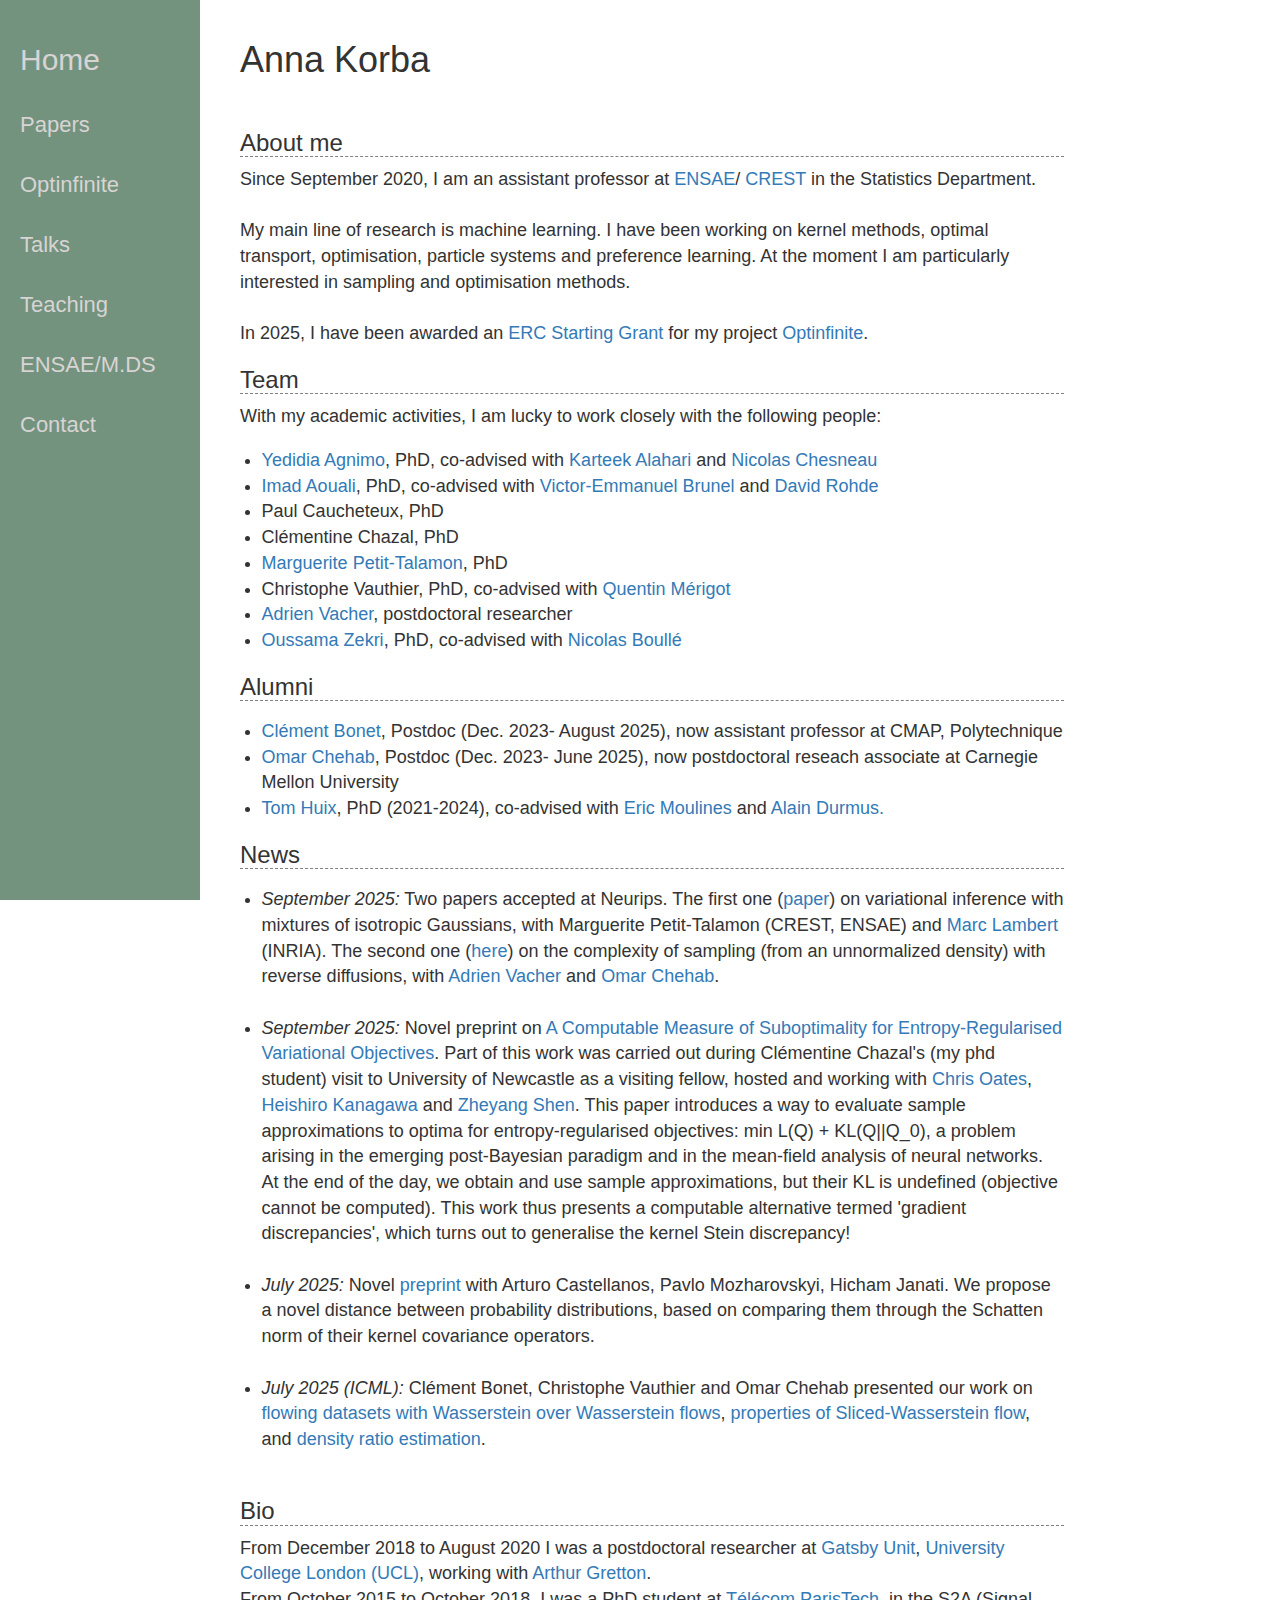
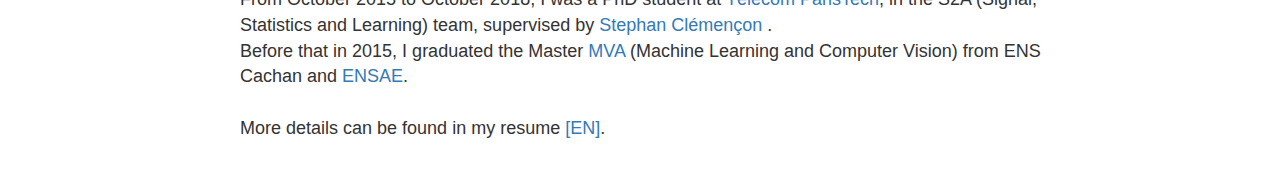
<file: index.html>
<!DOCTYPE html>
<html lang="en">

<head>

    <meta charset="utf-8">
    <meta http-equiv="X-UA-Compatible" content="IE=edge">
    <!--<meta name="viewport" content="width=device-width, shrink-to-fit=no, initial-scale=1">-->
    <meta name="viewport" content="user-scalable = yes">
    <meta name="description" content="">
    <meta name="author" content="">

    <title>Anna Korba</title>

    <!-- Bootstrap Core CSS -->
    <link href="css/bootstrap.css" rel="stylesheet"> 

    <!-- Custom CSS -->
    <link href="css/simple-sidebar.css" rel="stylesheet">

    <!-- HTML5 Shim and Respond.js IE8 support of HTML5 elements and media queries -->
    <!-- WARNING: Respond.js doesn't work if you view the page via file:// -->
    <!--[if lt IE 9]>
        <script src="https://oss.maxcdn.com/libs/html5shiv/3.7.0/html5shiv.js"></script>
        <script src="https://oss.maxcdn.com/libs/respond.js/1.4.2/respond.min.js"></script>
    <![endif]-->

</head>

<body>

    <div id="wrapper", class="toggled">

        <!-- Sidebar -->
        <div id="sidebar-wrapper">
            <ul class="sidebar-nav">
                <li class="sidebar-brand">
                    <a href="#">
                        Home
                    </a>
                </li>
                <li>
                    <a href="#"> <a href="Publications.html">Papers</a> </a>
                </li>
                <li>
                    <a href="#"><a href="Optinfinite.html">Optinfinite</a></a>
                </li>
                <li>
                    <a href="#"> <a href="Talks.html">Talks</a> </a>
                </li>
                <li>
                    <a href="#"><a href="Teaching.html">Teaching</a></a>
                </li>
                <li>
                    <a href="#"><a href="MasterDS.html">ENSAE/M.DS</a></a>
                </li>
                <li>
                    <a href="#"><a href="Contact.html">Contact</a></a>
                </li>
            </ul>
        </div>
        <!-- /#sidebar-wrapper -->

        <!-- Page Content -->
        <div id="page-content-wrapper">
            <div class="container-fluid">
                <div class="row">
                    <div class="col-lg-12">
                        <h1 style="margin-bottom: 50px;">Anna Korba</h1>
                        <!--<img src="images/annakorba.jpg" style="width: 120px;PADDING-TOP: 15px; PADDING-BOTTOM: 15px;"/> -->
                        <h3 style="border-bottom: 1px dashed grey;">About me </h3>

                        <p style="font-size: 18px;">
                        Since September 2020, I am an assistant professor at <a href="https://www.ensae.fr/" >ENSAE</a>/ <a href="https://crest.science/" >CREST</a> in the Statistics Department. <br> 

                        <br> My main line of research is machine learning. I have been working on kernel methods, optimal transport, optimisation, particle systems and preference learning. At the moment I am particularly interested in sampling and optimisation methods. <!--Currently, I am particularly interested in dynamical particle systems for ML and kernel-based methods for causal inference.-->
                        <br><br>

                        In 2025, I have been awarded an <a href="https://erc.europa.eu/news-events/news/erc-2025-starting-grants-results">ERC Starting Grant</a> for my project <a href="Optinfinite.html">Optinfinite</a>.

                        <!--I am also a co-administrator of the <a href="https://www.ip-paris.fr/education/masters/mention-mathematiques-appliquees-statistiques/master-year-2-data-science">Master Data Science</a> of <a href="https://www.polytechnique.edu/">Ecole Polytechnique</a>.-->

                         </p>

                         <h3 style="border-bottom: 1px dashed grey;">Team </h3>
                         <p style="font-size: 18px;">
                         With my academic activities, I am lucky to work closely with the following people:</p>
 							<ul style="padding-left:0;margin-left: 1.2em;font-size: 18px;">
 							 <li> <a href="https://fr.linkedin.com/in/yedidia-agnimo-b90131161">Yedidia Agnimo</a>, PhD, co-advised with <a href="https://thoth.inrialpes.fr/people/alahari/">Karteek Alahari</a> and <a href="https://fr.linkedin.com/in/nicolas-chesneau-0416b94">Nicolas Chesneau</a> </i><br>
                             <li> <a href="https://www.iaouali.com/">Imad Aouali</a>, PhD, co-advised with <a href="https://vebrunel.fr/">Victor-Emmanuel Brunel</a> and <a href="https://scholar.google.com/citations?user=9SBYirYAAAAJ&hl=en">David Rohde</a> </i><br>
                             <li> Paul Caucheteux, PhD</i><br>
                             <li> Clémentine Chazal, PhD</i><br>
                              
                                                         <li> <a href="https://margueritetalamon.github.io">Marguerite Petit-Talamon</a>, PhD </i><br>  

                             <li> Christophe Vauthier, PhD, co-advised with <a href="http://quentin.mrgt.fr/">Quentin Mérigot</a></i><br>                                      
                             <li> <a href="https://arxiv.org/abs/2506.13613">Adrien Vacher</a>, postdoctoral researcher</a> </i><br>
                            <li> <a href="https://oussamazekri.fr">Oussama Zekri</a>, PhD, co-advised with <a href="nicolas boullé">Nicolas Boullé</a> </i><br>

                             </ul>
                             <h3 style="border-bottom: 1px dashed grey;">Alumni </h3>
                             <ul style="padding-left:0;margin-left: 1.2em;font-size: 18px;">
                                <li> <a href="https://clbonet.github.io/">Clément Bonet</a>, Postdoc (Dec. 2023- August 2025), now assistant professor at CMAP, Polytechnique </i><br>
                                <li> <a href="https://l-omar-chehab.github.io/">Omar Chehab</a>, Postdoc (Dec. 2023- June 2025), now postdoctoral reseach associate at Carnegie Mellon University</i><br>
                              <li> <a href="https://thuix.github.io/aboutme/">Tom Huix</a>, PhD (2021-2024), co-advised with <a href="https://scholar.google.fr/citations?user=_XE1LvQAAAAJ&hl=fr">Eric Moulines</a> and <a href="https://alain.perso.math.cnrs.fr/">Alain Durmus.</a></i><br>        
                              </ul>                    
                        
                        <h3 style="border-bottom: 1px dashed grey;">News</h3>

                        <p style="font-size: 18px;"> <ul style="padding-left:0;margin-left: 1.2em;font-size: 18px; line-height=10em;">

                        <li><i> September 2025:</i>  Two papers accepted at Neurips. The first one (<a href="https://arxiv.org/abs/2506.13613">paper</a>) on variational inference with mixtures of isotropic Gaussians, with Marguerite Petit-Talamon (CREST, ENSAE) and <a href="https://scholar.google.com/citations?user=a2HnQ6oAAAAJ&hl=fr">Marc Lambert </a>(INRIA). The second one (<a href="https://neurips.cc/virtual/2025/poster/119085">here</a>) on the complexity of sampling (from an unnormalized density) with reverse diffusions, with <a href="https://arxiv.org/abs/2506.13613">Adrien Vacher</a> and <a href="https://l-omar-chehab.github.io/">Omar Chehab</a>. 
                            <br><br>

                            <li><i> September 2025:</i>  Novel preprint on <a href="https://arxiv.org/abs/2509.10393">A Computable Measure of Suboptimality for Entropy-Regularised Variational Objectives</a>. Part of this work was carried out during Clémentine Chazal's (my phd student) visit to University of Newcastle as a visiting fellow, hosted and working with <a  href="https://oates.work/">Chris Oates</a>, <a href="https://noukoudashisoup.github.io/">Heishiro Kanagawa</a> and <a href="https://scholar.google.fi/citations?hl=en&user=S2inyIsAAAAJ">Zheyang Shen</a>. This paper introduces a way to evaluate sample approximations to optima for entropy-regularised objectives: min L(Q) + KL(Q||Q_0), a problem arising in the emerging post-Bayesian paradigm and in the mean-field analysis of neural networks. At the end of the day, we obtain and use sample approximations, but their KL is undefined (objective cannot be computed). 
This work thus presents a computable alternative termed 'gradient discrepancies', which turns out to generalise the kernel Stein discrepancy!
                            <br><br>

                            <li><i> July 2025:</i> Novel <a href="https://arxiv.org/abs/2507.06055">preprint</a> with Arturo Castellanos, Pavlo Mozharovskyi, Hicham Janati. We propose a novel distance between probability distributions, based on comparing them through the Schatten norm of their kernel covariance operators.  <br><br>

                            <li><i> July 2025 (ICML):</i> Clément Bonet, Christophe Vauthier and Omar Chehab presented our work on <a href="https://arxiv.org/abs/2506.07534">flowing datasets with Wasserstein over Wasserstein flows</a>, <a href="https://arxiv.org/abs/2502.06525">properties of Sliced-Wasserstein flow</a>, and <a href="https://arxiv.org/abs/2502.02300">density ratio estimation</a>. <br><br>

                            

                         </p></ul>

                        <h3 style="border-bottom: 1px dashed grey;">Bio </h3>

                            <p style="font-size: 18px;">
                                From December 2018 to August 2020 I was a postdoctoral researcher at <a href="http://www.gatsby.ucl.ac.uk/" >Gatsby Unit</a>, <a href="https://www.ucl.ac.uk/">University College London (UCL)</a>, working with <a href="http://www.gatsby.ucl.ac.uk/~gretton/"> Arthur Gretton</a>.<br>
                              

                                From October 2015 to October 2018, I was a PhD student at <a href="https://www.telecom-paristech.fr/">Télécom ParisTech</a>, in the S2A (Signal, Statistics and Learning) team, supervised by <a href="https://perso.telecom-paristech.fr/clemenco/"> Stephan Clémençon </a>. 
                                <br>
                                
                                Before that in 2015, I graduated the Master <a href="http://www.math.ens-cachan.fr/version-francaise/formations/master-mva/"> MVA </a> (Machine Learning and Computer Vision) from ENS Cachan and <a href= "http://www.ensae.fr/ensae/fr/">ENSAE</a>.<br> <br> 
                                 More details can be found in my resume <a href="resources/CV_EN.pdf">[EN]</a>.<br>   
                        </p>

                    </div>
                </div>
            </div>
        </div>
        <!-- /#page-content-wrapper -->

    </div>
    <!-- /#wrapper -->

    <!-- jQuery -->
    <script src="js/jquery.js"></script>

    <!-- Bootstrap Core JavaScript -->
    <script src="js/bootstrap.min.js"></script>

    <!-- Menu Toggle Script -->
    <script>
    $("#menu-toggle").click(function(e) {
        e.preventDefault();
        $("#wrapper").toggleClass("toggled");
    });
    </script>

</body>

</html>
</file>
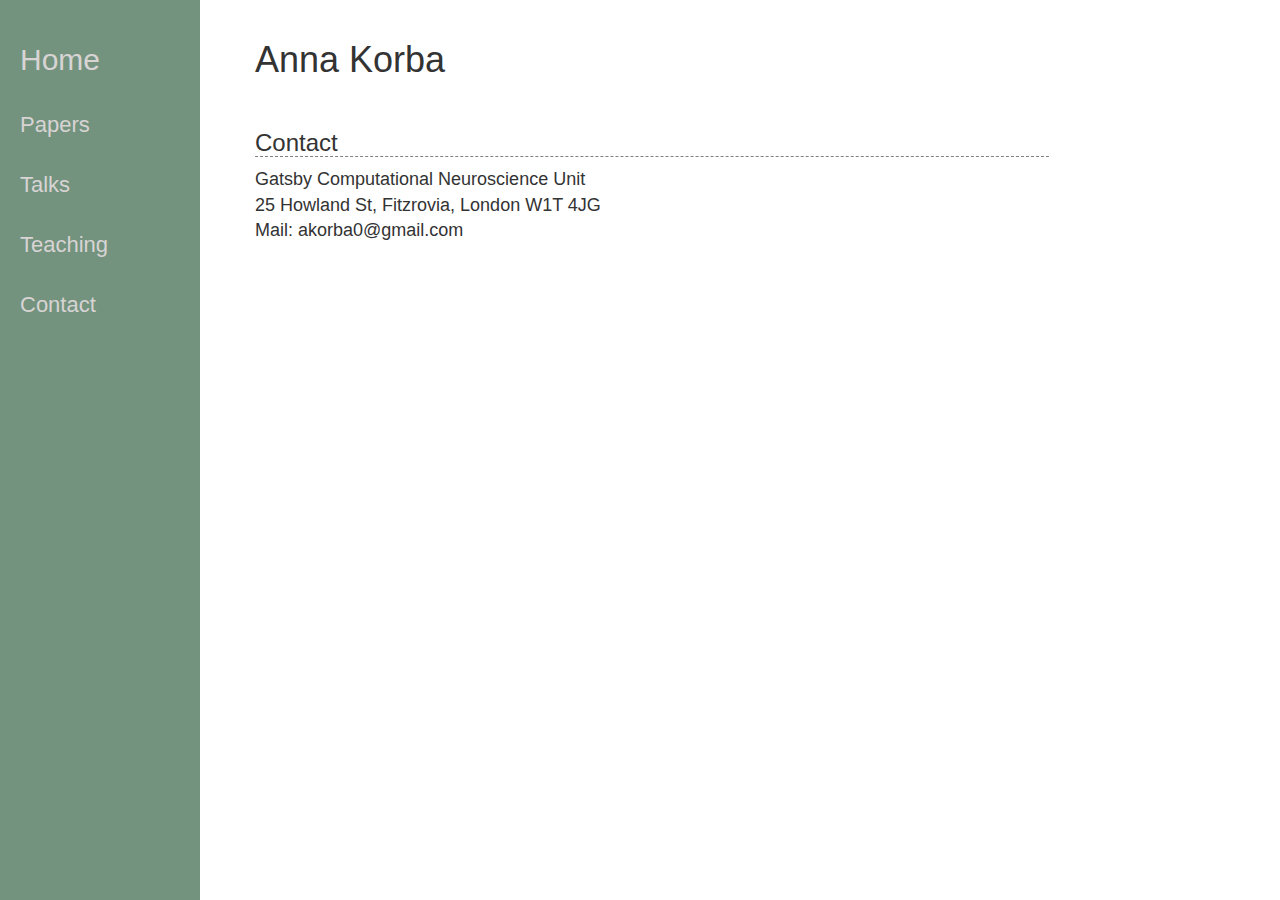
<file: Contact.html>
<!DOCTYPE html>
<html lang="en">

<head>

    <meta charset="utf-8">
    <meta http-equiv="X-UA-Compatible" content="IE=edge">
    <!--<meta name="viewport" content="width=device-width, shrink-to-fit=no, initial-scale=1">-->
    <meta name="viewport" content="user-scalable = yes">
    <meta name="description" content="">
    <meta name="author" content="">

    <title>Anna Korba</title>

    <!-- Bootstrap Core CSS -->
    <link href="css/bootstrap.min.css" rel="stylesheet">

    <!-- Custom CSS -->
    <link href="css/simple-sidebar.css" rel="stylesheet">

    <!-- HTML5 Shim and Respond.js IE8 support of HTML5 elements and media queries -->
    <!-- WARNING: Respond.js doesn't work if you view the page via file:// -->
    <!--[if lt IE 9]>
        <script src="https://oss.maxcdn.com/libs/html5shiv/3.7.0/html5shiv.js"></script>
        <script src="https://oss.maxcdn.com/libs/respond.js/1.4.2/respond.min.js"></script>
    <![endif]-->

</head>

<body>

    <div id="wrapper", class="toggled">

        <!-- Sidebar -->
        <div id="sidebar-wrapper">
            <ul class="sidebar-nav">
                <li class="sidebar-brand">
                    <a href="#">
                        <a href="index.html">Home</a>
                    </a>
                </li>
                <li>
                    <a href="#"> <a href="Publications.html">Papers</a> </a>
                </li>
                <li>
                    <a href="#"> <a href="Talks.html">Talks</a> </a>
                </li>
                <li>
                    <a href="#"><a href="Teaching.html">Teaching</a></a>
                </li>
                <li>
                    <a href="#"><a href="Contact.html">Contact</a></a>
                </li>
            </ul>
        </div>
        <!-- /#sidebar-wrapper -->

        <!-- Page Content -->
        <div id="page-content-wrapper">
            <div class="container-fluid">
                <div class="row">
                    <div class="col-lg-12">
                        <h1 style="margin-bottom: 50px;">Anna Korba</h1>
                        <h3 style="border-bottom: 1px dashed grey;">Contact</h3>
                        <p style="font-size: 18px;"> Gatsby Computational Neuroscience Unit<br>
                            25 Howland St, Fitzrovia, London W1T 4JG<br>
                            Mail: akorba0@gmail.com <br>
                            <!--<a href="https://www.linkedin.com/in/anna-korba-58205790?trk=nav_responsive_tab_profile" >
                            <img src="images/linkedinbutton.jpg"  width="130" height="30" style="margin-top: 20px;">
                            </a>-->
                        </p>
                    </div>
                </div>
            </div>
        </div>
        <!-- /#page-content-wrapper -->

    </div>
    <!-- /#wrapper -->

    <!-- jQuery -->
    <script src="js/jquery.js"></script>

    <!-- Bootstrap Core JavaScript -->
    <script src="js/bootstrap.min.js"></script>

    <!-- Menu Toggle Script -->
    <script>
    $("#menu-toggle").click(function(e) {
        e.preventDefault();
        $("#wrapper").toggleClass("toggled");
    });
    </script>

</body>

</html>
</file>
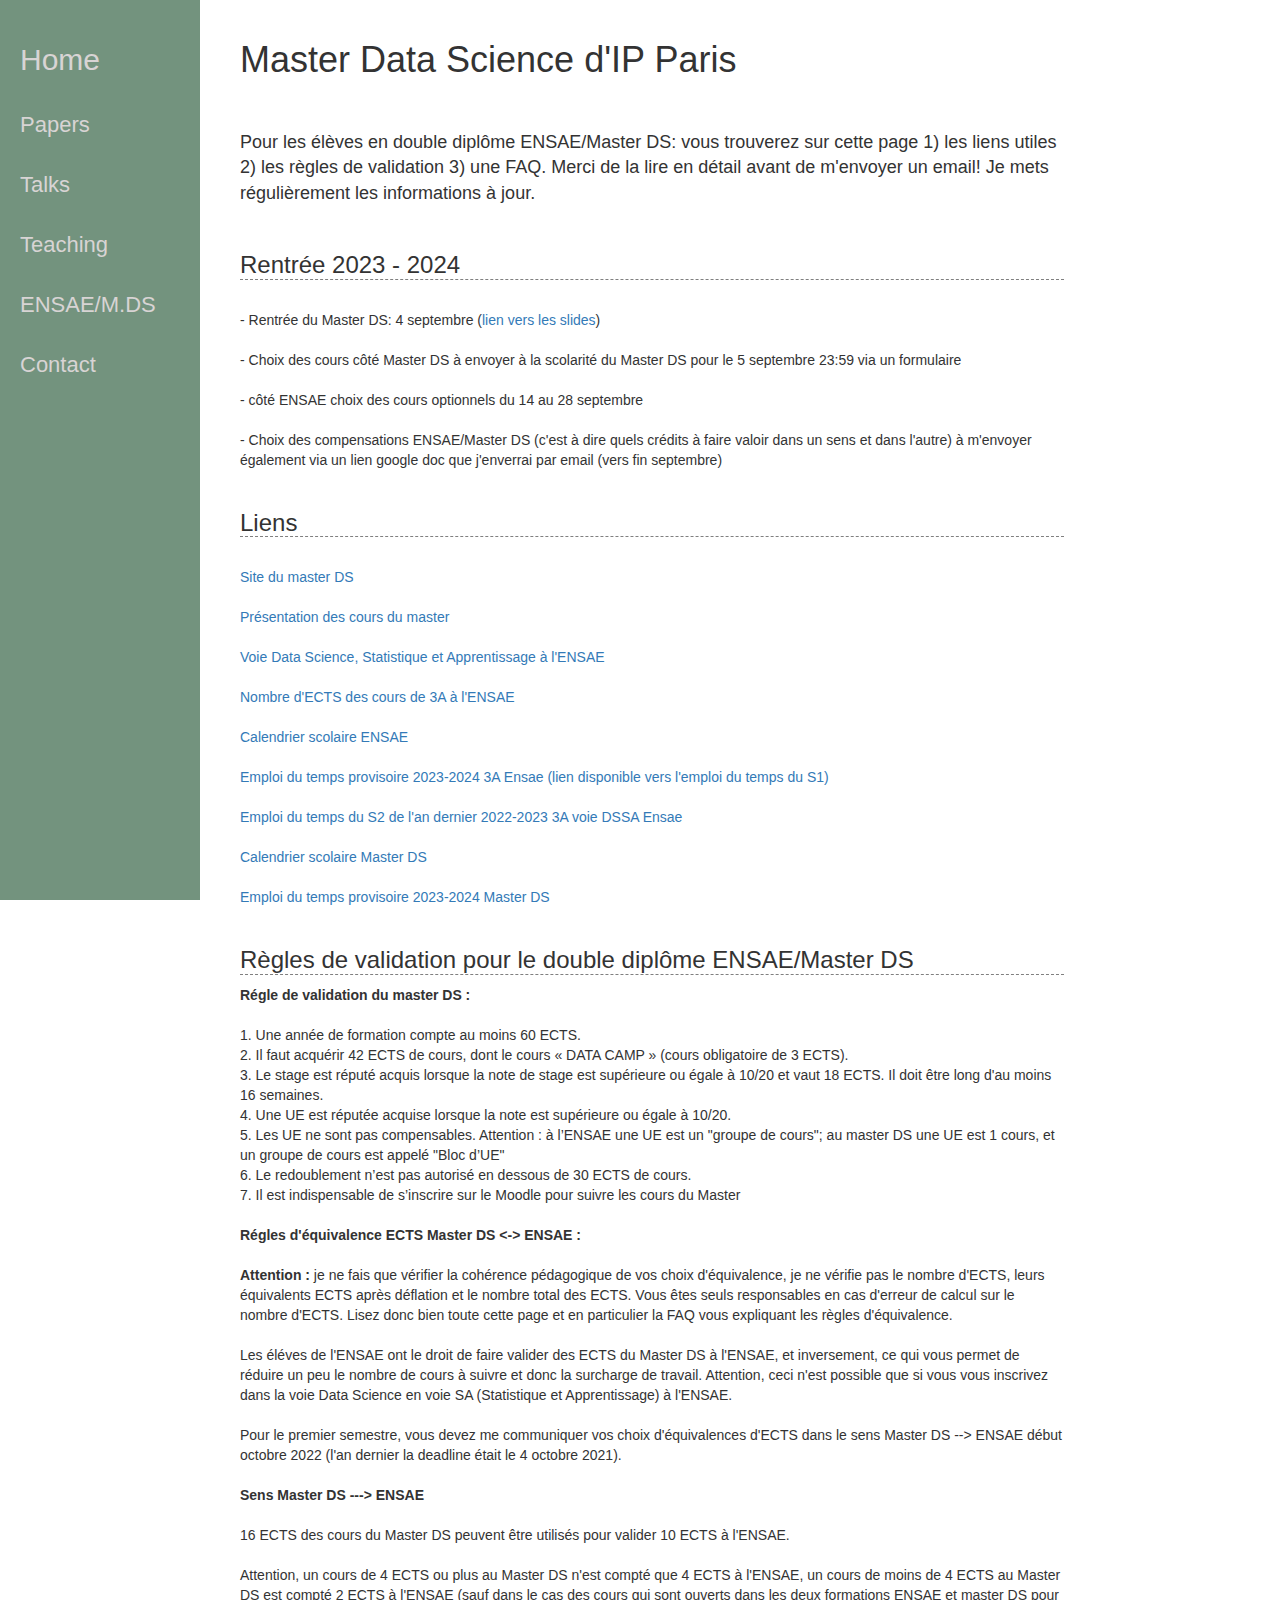
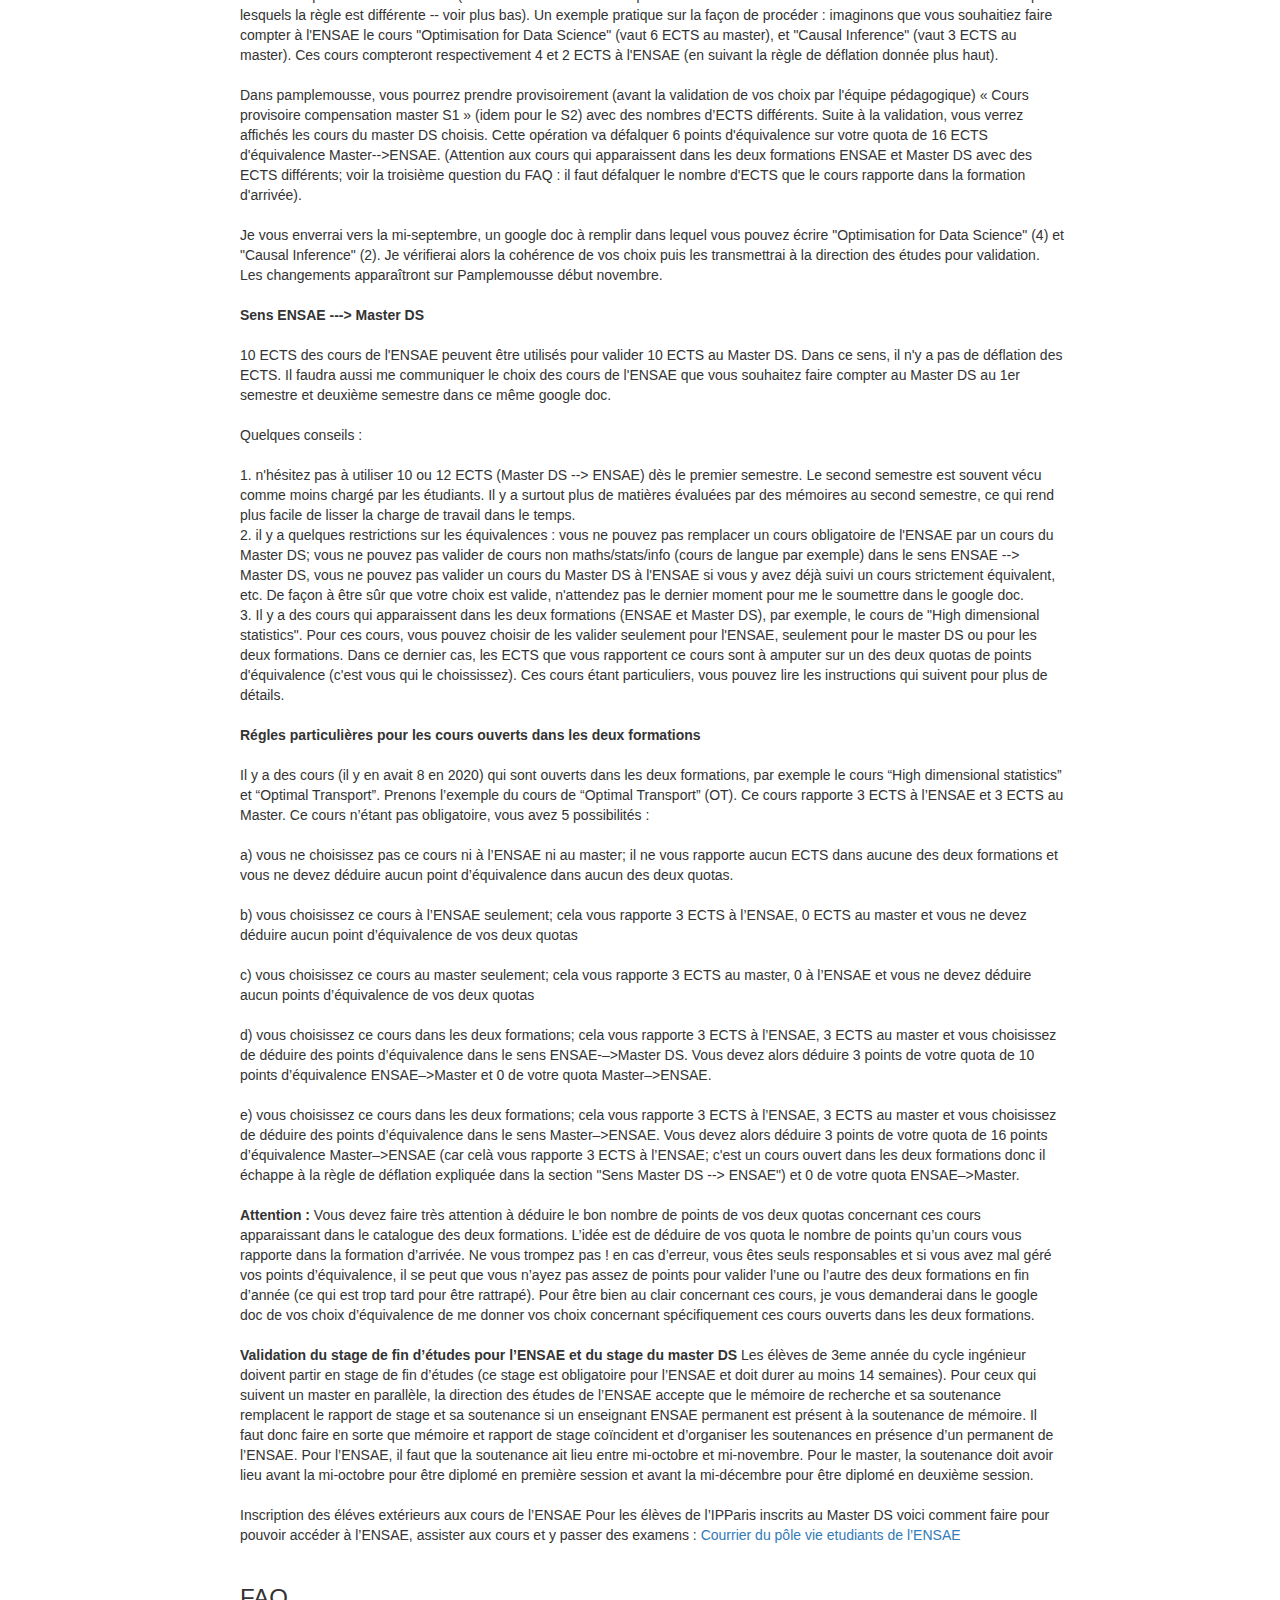
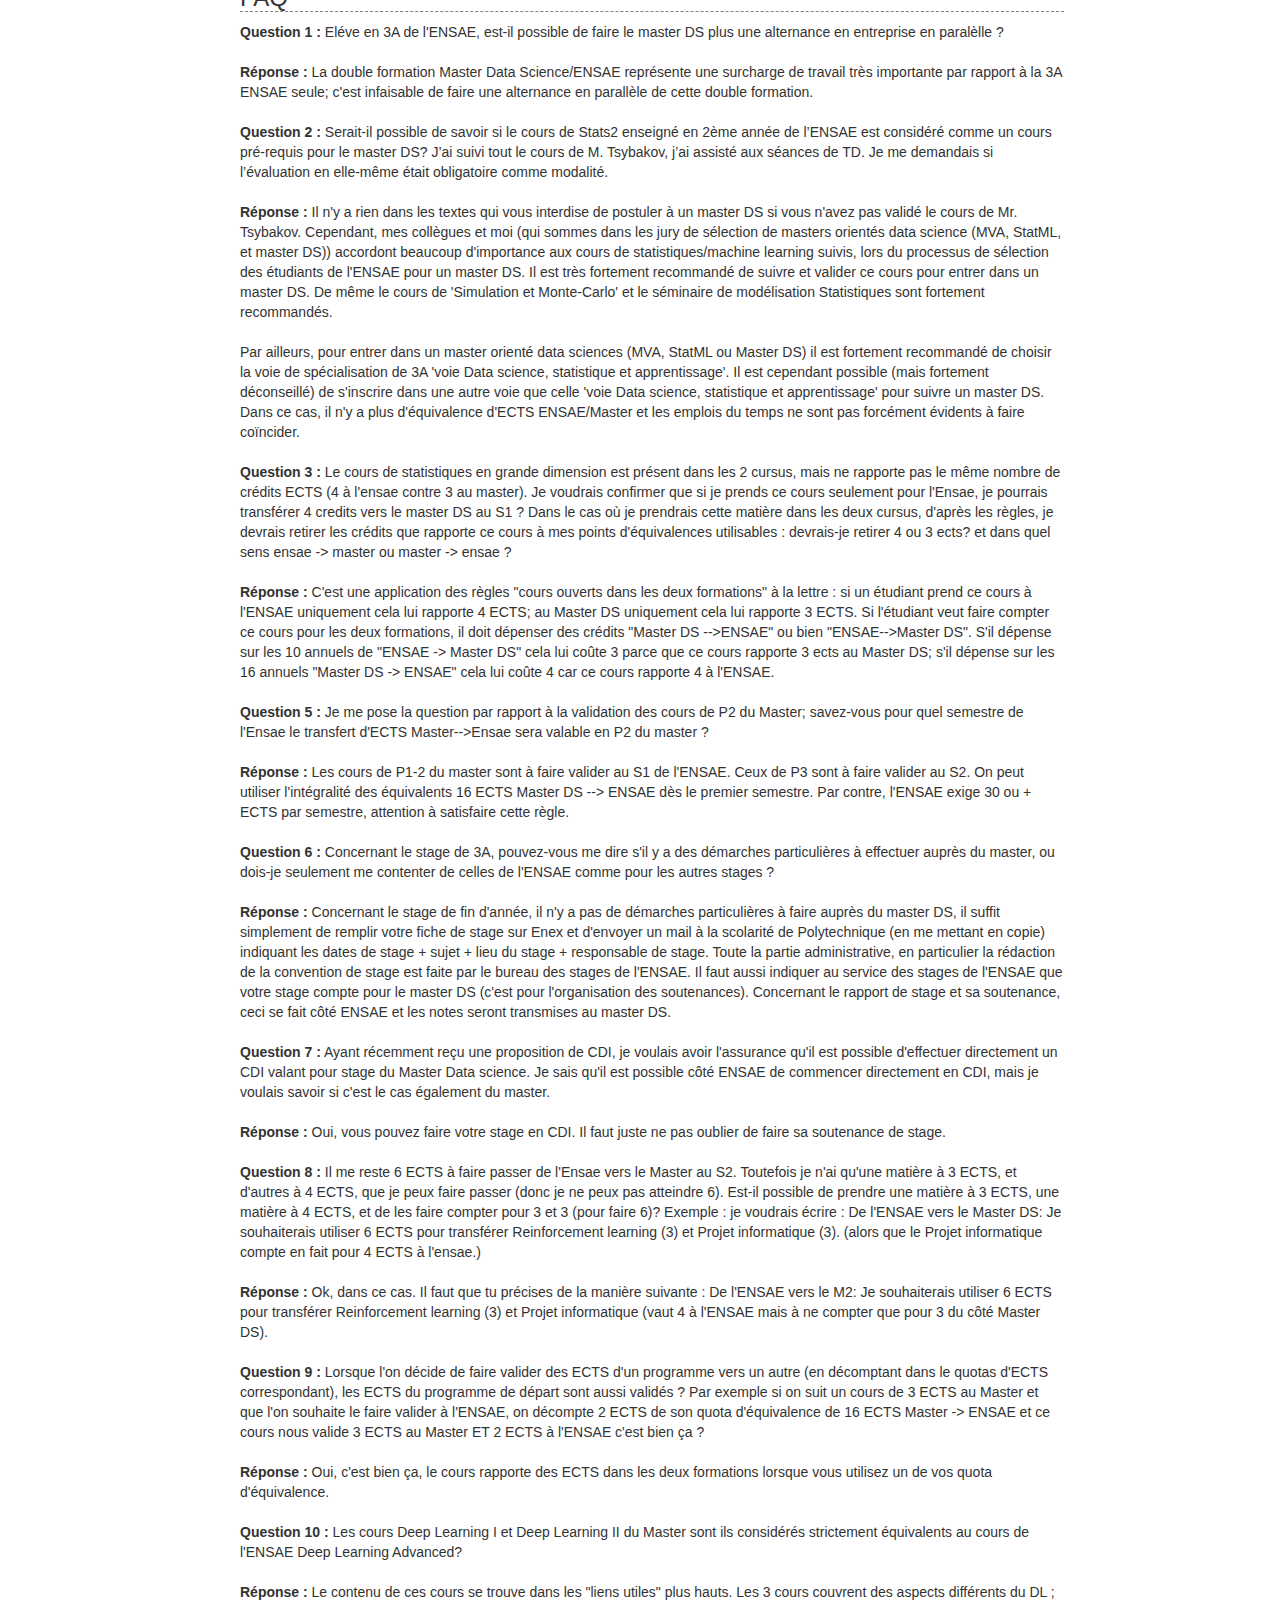
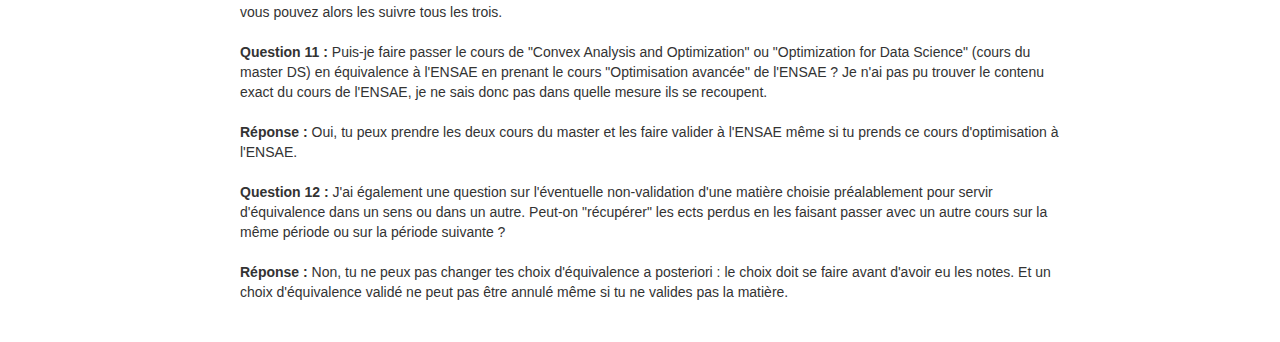
<file: MasterDS.html>
<!DOCTYPE html>
<html lang="en">

<head>

    <meta charset="utf-8">
    <meta http-equiv="X-UA-Compatible" content="IE=edge">
    <!--<meta name="viewport" content="width=device-width, shrink-to-fit=no, initial-scale=1">-->
    <meta name="viewport" content="user-scalable = yes">
    <meta name="description" content="">
    <meta name="author" content="">

    <title>Anna Korba</title>

    <!-- Bootstrap Core CSS -->
    <link href="css/bootstrap.css" rel="stylesheet"> 

    <!-- Custom CSS -->
    <link href="css/simple-sidebar.css" rel="stylesheet">

    <!-- HTML5 Shim and Respond.js IE8 support of HTML5 elements and media queries -->
    <!-- WARNING: Respond.js doesn't work if you view the page via file:// -->
    <!--[if lt IE 9]>
        <script src="https://oss.maxcdn.com/libs/html5shiv/3.7.0/html5shiv.js"></script>
        <script src="https://oss.maxcdn.com/libs/respond.js/1.4.2/respond.min.js"></script>
    <![endif]-->

</head>

<body>

    <div id="wrapper", class="toggled">

        <!-- Sidebar -->
        <div id="sidebar-wrapper">
            <ul class="sidebar-nav">
                <li class="sidebar-brand">
                    <a href="index.html">
                        Home
                    </a>
                </li>
                <li>
                    <a href="#"> <a href="Publications.html">Papers</a> </a>
                </li>
                <li>
                    <a href="#"> <a href="Talks.html">Talks</a> </a>
                </li>
                <li>
                    <a href="#"><a href="Teaching.html">Teaching</a></a>
                </li>
                <li>
                    <a href="#"><a href="MasterDS.html">ENSAE/M.DS</a></a>
                </li>
                <li>
                    <a href="#"><a href="Contact.html">Contact</a></a>
                </li>
            </ul>
        </div>
        <!-- /#sidebar-wrapper -->

        <!-- Page Content -->
        <div id="page-content-wrapper">
            <div class="container-fluid">
                <div class="row">
                    <div class="col-lg-12">



                        <h1 style="margin-bottom: 50px;">Master Data Science d'IP Paris</h1>
                        <!--<img src="images/annakorba.jpg" style="width: 120px;PADDING-TOP: 15px; PADDING-BOTTOM: 15px;"/> -->

                         <p style="font-size: 18px;">
                                
                                
                                Pour les élèves en double diplôme ENSAE/Master DS: vous trouverez sur cette page 1) les liens utiles 2) les règles de validation 3) une FAQ. Merci de la lire en détail avant de m'envoyer un email! Je mets régulièrement les informations à jour.    
                                                          <br><br>

						<h3 style="border-bottom: 1px dashed grey;">Rentrée 2023 - 2024</h3>
						<br>
						- Rentrée du Master DS: 4 septembre (<a href="resources/slides_rentree_master_ds_2023_2024.pdf">lien vers les slides</a>)<br><br>
						- Choix des cours côté Master DS à envoyer à la scolarité du Master DS pour le 5 septembre 23:59 via un formulaire<br><br>
                        - côté ENSAE choix des cours optionnels du 14 au 28 septembre<br><br>
                        - Choix des compensations ENSAE/Master DS (c'est à dire quels crédits à faire valoir dans un sens et dans l'autre) à m'envoyer également via un lien google doc que j'enverrai par email (vers fin septembre)<br><br>

                        <h3 style="border-bottom: 1px dashed grey;">Liens</h3>


                        <br>
<a href="https://www.ip-paris.fr/education/masters/mention-mathematiques-appliquees-statistiques/master-year-2-data-science"> Site du master DS</a>
    <br><br>

<a href="resources/Master_Data_Science_syllabus.pdf">Présentation des cours du master</a>
<br><br>

<!--<a href="https://moodle.polytechnique.fr/course/index.php?categoryid=720">Contenu des cours du master</a>
<br><br>-->

<!--<a href="resources/presentation_cours_ensae_Master_DS_2020.pdf">Présentation des cours de l'ENSAE</a>
<br><br>-->

<a href="https://www.ensae.fr/formation/cycle-ingenieur/troisieme-annee/data-science-statistique-et-apprentissage">Voie Data Science, Statistique et Apprentissage à l'ENSAE</a><br><br>

<a href="https://www.ensae.fr/formation/cycle-ingenieur/3a/catalogue-cours/">Nombre d'ECTS des cours de 3A à l'ENSAE</a>
<br><br>

<!--<a href="resources/MCC 2021-2022.pdf"> Nombre d'ECTS des cours du master DS</a>
<br><br>-->

<a href="https://www.ensae.fr/vie-ecole/calendrier-scolaire/">Calendrier scolaire ENSAE</a>
<br><br>

<a href="https://genes.sharepoint.com/sites/intraensae/SitePages/Troisi%C3%A8me-ann%C3%A9e.aspx">Emploi du temps provisoire 2023-2024 3A Ensae (lien disponible vers l'emploi du temps du S1)</a><br><br>

<a href="resources/emploi_du_temps_2022_2023_ENSAE.pdf">Emploi du temps du S2 de l'an dernier 2022-2023 3A voie DSSA Ensae</a><br><br>

<a href="https://www.ensae.fr/vie-ecole/M2 DS_calendrier 2023-24.xlsx">Calendrier scolaire Master DS</a>
<br><br>

<a href="resources/cours_M2DS_Creneaux_2023_2024.xlsx">Emploi du temps provisoire 2023-2024 Master DS</a><br><br>


   

                        <h3 style="border-bottom: 1px dashed grey;">Règles de validation pour le double diplôme ENSAE/Master DS</h3>

                                <b> Régle de validation du master DS :</b>
                                <br><br>
1. Une année de formation compte au moins 60 ECTS.<br>
2. Il faut acquérir 42 ECTS de cours, dont le cours « DATA CAMP » (cours obligatoire de 3 ECTS).<br>
3. Le stage est réputé acquis lorsque la note de stage est supérieure ou égale à 10/20 et vaut 18 ECTS. Il doit être long d'au moins 16 semaines.<br>
4. Une UE est réputée acquise lorsque la note est supérieure ou égale à 10/20. <br>
5. Les UE ne sont pas compensables. Attention : à l’ENSAE une UE est un "groupe de cours"; au master DS une UE est 1 cours, et un groupe de cours est appelé "Bloc d’UE" <br>
6. Le redoublement n’est pas autorisé en dessous de 30 ECTS de cours.<br>
7. Il est indispensable de s’inscrire sur le Moodle pour suivre les cours du Master <br>
<br>

<!--<a href="resources/Reglement des etudes des masters  IP Paris-CA IP Paris 20200707.pdf">règlement des études « cadre » IPParis tel qu’il a été voté en CA IPParis en juillet.</a> Attention : à l’ENSAE une UE est un "groupe de cours"; dans ce texte une UE est 1 cours, et un groupe de cours est appelé "Bloc d’UE".<br><br>-->

    <b>Régles d'équivalence ECTS Master DS <-> ENSAE :</b>
    <br><br>

<b>Attention :</b> je ne fais que vérifier la cohérence pédagogique de vos choix d'équivalence, je ne vérifie pas le nombre d'ECTS, leurs équivalents ECTS après déflation et le nombre total des ECTS. Vous êtes seuls responsables en cas d'erreur de calcul sur le nombre d'ECTS. Lisez donc bien toute cette page et en particulier la FAQ vous expliquant les règles d'équivalence.<br><br>

    Les éléves de l'ENSAE ont le droit de faire valider des ECTS du Master DS à l'ENSAE, et inversement, ce qui vous permet de réduire un peu le nombre de cours à suivre et donc la surcharge de travail. Attention, ceci n'est possible que si vous vous inscrivez dans la voie Data Science en voie SA (Statistique et Apprentissage) à l'ENSAE. <br><br>

    Pour le premier semestre, vous devez me communiquer vos choix d'équivalences d'ECTS dans le sens Master DS --> ENSAE début octobre 2022 (l'an dernier la deadline était le 4 octobre 2021). 


	<br><br>
    <b> Sens Master DS ---> ENSAE</b>
    <br><br>

16 ECTS des cours du Master DS peuvent être utilisés pour valider 10 ECTS à l'ENSAE.<br><br>

    Attention, un cours de 4 ECTS ou plus au Master DS n'est compté que 4 ECTS à l'ENSAE, un cours de moins de 4 ECTS au Master DS est compté 2 ECTS à l'ENSAE (sauf dans le cas des cours qui sont ouverts dans les deux formations ENSAE et master DS pour lesquels la règle est différente -- voir plus bas). Un exemple pratique sur la façon de procéder : imaginons que vous souhaitiez faire compter à l'ENSAE le cours "Optimisation for Data Science" (vaut 6 ECTS au master), et "Causal Inference" (vaut 3 ECTS au master). Ces cours compteront respectivement 4 et 2 ECTS à l'ENSAE (en suivant la règle de déflation donnée plus haut). <br><br>


    Dans pamplemousse, vous pourrez prendre provisoirement (avant la validation de vos choix par l'équipe pédagogique) « Cours provisoire compensation master S1 » (idem pour le S2) avec des nombres d’ECTS différents. Suite à la validation, vous verrez affichés les cours du master DS choisis.
<!--(Pour information, l'ancienne procédure se faisait ainsi: Selectionnez dans Pamplemousse pour 6 ECTS de cours que vous ne souhaitez pas suivre à l'ENSAE, au hasard : Entrepreneuriat 1 (vaut 3 ECTS à l'ENSAE) et Comptabilité Nationale (vaut 3 ECTS à l'ENSAE).)-->
Cette opération va défalquer 6 points d'équivalence sur votre quota de 16 ECTS d'équivalence Master-->ENSAE. (Attention aux cours qui apparaissent dans les deux formations ENSAE et Master DS avec des ECTS différents; voir la troisième question du FAQ : il faut défalquer le nombre d'ECTS que le cours rapporte dans la formation d'arrivée).<br><br>

Je vous enverrai vers la mi-septembre, un google doc à remplir dans lequel vous pouvez écrire 
<!-- : "remplacer entrepreneuriat 1 (3) et compta nat (3) par--> "Optimisation for Data Science" (4) et "Causal Inference" (2). Je vérifierai alors la cohérence de vos choix puis les transmettrai à la direction des études pour validation. Les changements apparaîtront sur Pamplemousse début novembre. <!--Pour le deuxième semestre, vos choix d'équivalence devront être faits avant le 15 février dans le même google doc. Je transmettrai ensuite cette liste à la direction des études de l'ENSAE et au master après vérification de la cohérence de vos choix. -->
<br><br>


<b>Sens ENSAE  ---> Master DS </b>
<br><br>
10 ECTS des cours de l'ENSAE peuvent être utilisés pour valider 10 ECTS au Master DS. Dans ce sens, il n'y a pas de déflation des ECTS. Il faudra aussi me communiquer le choix des cours de l'ENSAE que vous souhaitez faire compter au Master DS au 1er semestre et deuxième semestre dans ce même google doc.<br><br>

<!--[Lien intranet Masters](https://intraensae.ensae.fr/_layouts/15/start.aspx#/SitePages/Autres%20Masters%20Recherche.aspx)-->


Quelques conseils :<br><br>

1. n'hésitez pas à utiliser 10 ou 12 ECTS (Master DS --> ENSAE) dès le premier semestre. Le second semestre est souvent vécu comme moins chargé par les étudiants. Il y a surtout plus de matières évaluées par des mémoires au second semestre, ce qui rend plus facile de lisser la charge de travail dans le temps.<br>
2. il y a quelques restrictions sur les équivalences : vous ne pouvez pas remplacer un cours obligatoire de l'ENSAE par un cours du Master DS; vous ne pouvez pas valider de cours non maths/stats/info (cours de langue par exemple) dans le sens ENSAE --> Master DS, vous ne pouvez pas valider un cours du Master DS à l'ENSAE si vous y avez déjà suivi un cours strictement équivalent, etc. De façon à être sûr que votre choix est valide, n'attendez pas le dernier moment pour me le soumettre dans le google doc.<br>
3. Il y a des cours qui apparaissent dans les deux formations (ENSAE et Master DS), par exemple, le cours de "High dimensional statistics". Pour ces cours, vous pouvez choisir de les valider seulement pour l'ENSAE, seulement pour le master DS ou pour les deux formations. Dans ce dernier cas, les ECTS que vous rapportent ce cours sont à amputer sur un des deux quotas de points d'équivalence (c'est vous qui le choississez). Ces cours étant particuliers, vous pouvez lire les instructions qui suivent pour plus de détails.<br><br>

<b>Régles particulières pour les cours ouverts dans les deux formations </b> <br> <br>
Il y a des cours (il y en avait 8 en 2020) qui sont ouverts dans les deux formations, par exemple le cours “High dimensional statistics” et “Optimal Transport”. Prenons l’exemple du cours de “Optimal Transport” (OT). Ce cours rapporte 3 ECTS à l’ENSAE et 3 ECTS au Master. Ce cours n’étant pas obligatoire, vous avez 5 possibilités :<br><br>

a) vous ne choisissez pas ce cours ni à l’ENSAE ni au master; il ne vous rapporte aucun ECTS dans aucune des deux formations et vous ne devez déduire aucun point d’équivalence dans aucun des deux quotas.<br><br>

b) vous choisissez ce cours à l’ENSAE seulement; cela vous rapporte 3 ECTS à l’ENSAE, 0 ECTS au master et vous ne devez déduire aucun point d’équivalence de vos deux quotas<br><br>

c) vous choisissez ce cours au master seulement; cela vous rapporte 3 ECTS au master, 0 à l’ENSAE et vous ne devez déduire aucun points d’équivalence de vos deux quotas<br><br>

d) vous choisissez ce cours dans les deux formations; cela vous rapporte 3 ECTS à l’ENSAE, 3 ECTS au master et vous choisissez de déduire des points d’équivalence dans le sens ENSAE-–>Master DS. Vous devez alors déduire 3 points de votre quota de 10 points d’équivalence ENSAE–>Master et 0 de votre quota Master–>ENSAE.<br><br>

e) vous choisissez ce cours dans les deux formations; cela vous rapporte 3 ECTS à l’ENSAE, 3 ECTS au master et vous choisissez de déduire des points d’équivalence dans le sens Master–>ENSAE. Vous devez alors déduire 3 points de votre quota de 16 points d’équivalence Master–>ENSAE (car celà vous rapporte 3 ECTS à l’ENSAE; c'est un cours ouvert dans les deux formations donc il échappe à la règle de déflation expliquée dans la section "Sens Master DS --> ENSAE") et 0 de votre quota ENSAE–>Master.<br><br>

<b>Attention :</b> Vous devez faire très attention à déduire le bon nombre de points de vos deux quotas concernant ces cours apparaissant dans le catalogue des deux formations. L’idée est de déduire de vos quota le nombre de points qu’un cours vous rapporte dans la formation d’arrivée. Ne vous trompez pas ! en cas d’erreur, vous êtes seuls responsables et si vous avez mal géré vos points d’équivalence, il se peut que vous n’ayez pas assez de points pour valider l’une ou l’autre des deux formations en fin d’année (ce qui est trop tard pour être rattrapé). Pour être bien au clair concernant ces cours, je vous demanderai dans le google doc de vos choix d’équivalence de me donner vos choix concernant spécifiquement ces cours ouverts dans les deux formations.<br><br>

<b>Validation du stage de fin d’études pour l’ENSAE et du stage du master DS</b> Les élèves de 3eme année du cycle ingénieur doivent partir en stage de fin d’études (ce stage est obligatoire pour l’ENSAE et doit durer au moins 14 semaines). Pour ceux qui suivent un master en parallèle, la direction des études de l’ENSAE accepte que le mémoire de recherche et sa soutenance remplacent le rapport de stage et sa soutenance si un enseignant ENSAE permanent est présent à la soutenance de mémoire. Il faut donc faire en sorte que mémoire et rapport de stage coïncident et d’organiser les soutenances en présence d’un permanent de l’ENSAE. Pour l’ENSAE, il faut que la soutenance ait lieu entre mi-octobre et mi-novembre. Pour le master, la soutenance doit avoir lieu avant la mi-octobre pour être diplomé en première session et avant la mi-décembre pour être diplomé en deuxième session.<br><br>

Inscription des éléves extérieurs aux cours de l’ENSAE Pour les élèves de l’IPParis inscrits au Master DS voici comment faire pour pouvoir accéder à l’ENSAE, assister aux cours et y passer des examens : <a href="resources/Courrier aux masters partenaires.pdf"> Courrier du pôle vie etudiants de l’ENSAE</a>
    <br><br>



                        <h3 style="border-bottom: 1px dashed grey;">FAQ</h3>


<b>Question 1 :</b> Eléve en 3A de l'ENSAE, est-il possible de faire le master DS plus une alternance en entreprise en paralèlle ?<br><br>

<b>Réponse :</b> La double formation Master Data Science/ENSAE représente une surcharge de travail très importante par rapport à la 3A ENSAE seule; c'est infaisable de faire une alternance en parallèle de cette double formation.<br><br>
 
<b>Question 2 :</b> Serait-il possible de savoir si le cours de Stats2 enseigné en 2ème année de l’ENSAE est considéré comme un cours pré-requis pour le master DS? 
J’ai suivi tout le cours de M. Tsybakov, j’ai assisté aux séances de TD. Je me demandais si l’évaluation en elle-même était obligatoire comme modalité.<br><br>

<b>Réponse :</b> Il n'y a rien dans les textes qui vous interdise de postuler à un master DS si vous n'avez pas validé le cours de Mr. Tsybakov. Cependant, mes collègues et moi (qui sommes dans les jury de sélection de masters orientés data science (MVA, StatML, et master DS)) accordont beaucoup d'importance aux cours de statistiques/machine learning suivis, lors du processus de sélection des étudiants de l'ENSAE pour un master DS. Il est très fortement recommandé de suivre et valider ce cours pour entrer dans un master DS. De même le cours de  'Simulation et Monte-Carlo' et le séminaire de modélisation Statistiques sont fortement recommandés.<br><br>

Par ailleurs, pour entrer dans un master orienté data sciences (MVA, StatML ou Master DS) il est fortement recommandé de choisir la voie de spécialisation de 3A 'voie Data science, statistique et apprentissage'. <!--Pour cette voie là il y a des cours optionnel marqué "obligatoire" à faire valider en 2A :<br>

1. statistique 2,
et des cours conseillés :<br>
1. Python pour le data scientist<br>
2. Introduction aux processus,<br>
3. Simulation et Monte Carlo<br>
<br>
En fait, les cours "obligatoires" sont seulement très fortement recommandés et jusqu'à maintenant, aucun éléve ne s'est vu refuser l'accès à une voie parce qu'il n'avait pas validé un cours obligatoire. <br><br>-->



Il est cependant possible (mais fortement déconseillé) de s'inscrire dans une autre voie que celle 'voie Data science, statistique et apprentissage' pour suivre un master DS. Dans ce cas, il n'y a plus d'équivalence d'ECTS ENSAE/Master et les emplois du temps ne sont pas forcément évidents à faire coïncider.<br><br>




<b>Question 3 :</b> Le cours de statistiques en grande dimension est présent dans les 2 cursus, mais ne rapporte pas le même nombre de crédits ECTS (4 à l'ensae contre 3 au master). Je voudrais confirmer que si je prends ce cours seulement pour l'Ensae, je pourrais transférer 4 credits vers le master DS au S1 ? 
Dans le cas où je prendrais cette matière dans les deux cursus, d'après les règles, je devrais retirer les crédits que rapporte ce cours à mes points d'équivalences utilisables : devrais-je retirer 4 ou 3 ects? et dans quel sens ensae -> master ou master -> ensae ?<br><br>

<b>Réponse :</b> C'est une application des règles "cours ouverts dans les deux formations" à la lettre : si un étudiant prend ce cours à l'ENSAE uniquement cela lui rapporte 4 ECTS; au Master DS uniquement cela lui rapporte 3 ECTS. Si l'étudiant veut faire compter ce cours pour les deux formations, il doit dépenser des crédits "Master DS -->ENSAE" ou bien "ENSAE-->Master DS". S'il dépense sur les 10 annuels de "ENSAE -> Master DS" cela lui coûte 3 parce que ce cours rapporte 3 ects au Master DS; s'il dépense sur les 16 annuels "Master DS -> ENSAE" cela lui coûte 4 car ce cours rapporte 4 à l'ENSAE.<br><br>



<b>Question 5 :</b> Je me pose la question par rapport à la validation des cours de P2 du Master; savez-vous pour quel semestre de l'Ensae le transfert d'ECTS Master-->Ensae sera valable en P2 du master ?<br><br>

<b>Réponse :</b> Les cours de P1-2 du master sont à faire valider au S1 de l'ENSAE. Ceux de P3 sont à faire valider au S2. On peut utiliser l'intégralité des équivalents 16 ECTS Master DS --> ENSAE dès le premier semestre. Par contre, l'ENSAE exige 30 ou + ECTS par semestre, attention à satisfaire cette règle.<br><br>

<!--<b>Question 4 :</b> Je souhaiterais savoir s’il est possible de transférer quelques ECTS de cours pris au S1 du master DS vers l’ENSAE mais pour le S2 (dans la limite de 16 ECTS sur l’année). Dans mon cas, j’envisage qu'il me reste à transférer pour le S2 8 ECTS du Master DS vers l’ENSAE, mais que je ne choisisse que 3 cours du Master, donc 6 ECTS éligibles au transfert.<br><br>

<b>Réponse :</b>  On peut utiliser l'intégralité des équivalents 16 ECTS Master DS -> ENSAE dès le premier semestre. Par contre, l'ENSAE exige 30 ou + ECTS par semestre, attention à avoir assez de crédits. 
Par ailleurs, il n'y a pas d'échange possible S1 <-> S2. On ne peut donc pas prendre des cours du Master DS au S1 et les faire valider pour le S2 de l'ENSAE.<br><br>-->


<b>Question 6 :</b> Concernant le stage de 3A, pouvez-vous me dire s'il y a des démarches particulières à effectuer auprès du master, ou dois-je seulement me contenter de celles de l'ENSAE comme pour les autres stages ?<br><br>

<b>Réponse :</b> Concernant le stage de fin d'année, il n'y a pas de démarches particulières à faire auprès du master DS, il suffit simplement de remplir votre fiche de stage sur Enex et d'envoyer un mail à la scolarité de Polytechnique (en me mettant en copie) indiquant les dates de stage + sujet + lieu du stage + responsable de stage. Toute la partie administrative, en particulier la rédaction de la convention de stage est faite par le bureau des stages de l'ENSAE. Il faut aussi indiquer au service des stages de l'ENSAE que votre stage compte pour le master DS (c'est pour l'organisation des soutenances). Concernant le rapport de stage et sa soutenance, ceci se fait côté ENSAE et les notes seront transmises au master DS.<br><br>

<b>Question 7 :</b> Ayant récemment reçu une proposition de CDI, je voulais avoir l'assurance qu'il est possible d'effectuer directement un CDI valant pour stage du Master Data science. Je sais qu'il est possible côté ENSAE de commencer directement en CDI, mais je voulais savoir si c'est le cas également du master.<br><br>


<b>Réponse :</b> Oui, vous pouvez faire votre stage en CDI. Il faut juste ne pas oublier de faire sa soutenance de stage.<br><br>


<b>Question 8 :</b> Il me reste 6 ECTS à faire passer de l'Ensae vers le Master au S2. Toutefois je n'ai qu'une matière à 3 ECTS, et d'autres à 4 ECTS, que je peux faire passer (donc je ne peux pas atteindre 6). Est-il possible de prendre une matière à 3 ECTS, une matière à 4 ECTS, et de les faire compter pour 3 et 3 (pour faire 6)? Exemple : je voudrais écrire :
De l'ENSAE vers le Master DS:
Je souhaiterais utiliser 6 ECTS pour transférer Reinforcement learning (3) et Projet informatique (3). (alors que le Projet informatique compte en fait pour 4 ECTS à l'ensae.)<br><br>

<b>Réponse :</b> Ok, dans ce cas. Il faut que tu précises de la manière suivante : 
De l'ENSAE vers le M2:
Je souhaiterais utiliser 6 ECTS pour transférer Reinforcement learning (3) et Projet informatique (vaut 4 à l'ENSAE mais à ne compter que pour 3 du côté Master DS).<br><br>

<b>Question 9 :</b> Lorsque l'on décide de faire valider des ECTS d'un programme vers un autre (en décomptant dans le quotas d'ECTS correspondant), les ECTS du programme de départ sont aussi validés ? Par exemple si on suit un cours de 3 ECTS au Master et que l'on souhaite le faire valider à l'ENSAE, on décompte 2 ECTS de son quota d'équivalence de 16 ECTS Master -> ENSAE et ce cours nous valide 3 ECTS au Master ET 2 ECTS à l'ENSAE c'est bien ça ?<br><br>

<b>Réponse :</b> Oui, c'est bien ça, le cours rapporte des ECTS dans les deux formations lorsque vous utilisez un de vos quota d'équivalence.<br><br>


<b>Question 10 : </b>Les cours Deep Learning I et Deep Learning II du Master sont ils considérés strictement équivalents au cours de l'ENSAE Deep Learning Advanced?<br><br>

<b>Réponse :</b> Le contenu de ces cours se trouve dans les "liens utiles" plus hauts. Les 3 cours couvrent des aspects différents du DL ; vous pouvez alors les suivre tous les trois.<br><br>

<b>Question 11 :</b> Puis-je faire passer le cours de "Convex Analysis and Optimization" ou "Optimization for Data Science" (cours du master DS) en équivalence à l'ENSAE en prenant le cours "Optimisation avancée" de l'ENSAE ? Je n'ai pas pu trouver le contenu exact du cours de l'ENSAE, je ne sais donc pas dans quelle mesure ils se recoupent.<br><br>

<b>Réponse :</b> Oui, tu peux prendre les deux cours du master et les faire valider à l'ENSAE même si tu prends ce cours d'optimisation à l'ENSAE.<br><br>


<b>Question 12 :</b> J'ai également une question sur l'éventuelle non-validation d'une matière choisie préalablement pour servir d'équivalence dans un sens ou dans un autre. Peut-on "récupérer" les ects perdus en les faisant passer avec un autre cours sur la même période ou sur la période suivante ?<br><br>

<b>Réponse :</b> Non, tu ne peux pas changer tes choix d'équivalence a posteriori : le choix doit se faire avant d'avoir eu les notes. Et un choix d'équivalence validé ne peut pas être annulé même si tu ne valides pas la matière.<br><br>


      

                    </div>
                </div>
            </div>
        </div>
        <!-- /#page-content-wrapper -->

    </div>
    <!-- /#wrapper -->

    <!-- jQuery -->
    <script src="js/jquery.js"></script>

    <!-- Bootstrap Core JavaScript -->
    <script src="js/bootstrap.min.js"></script>

    <!-- Menu Toggle Script -->
    <script>
    $("#menu-toggle").click(function(e) {
        e.preventDefault();
        $("#wrapper").toggleClass("toggled");
    });
    </script>

</body>

</html>
</file>
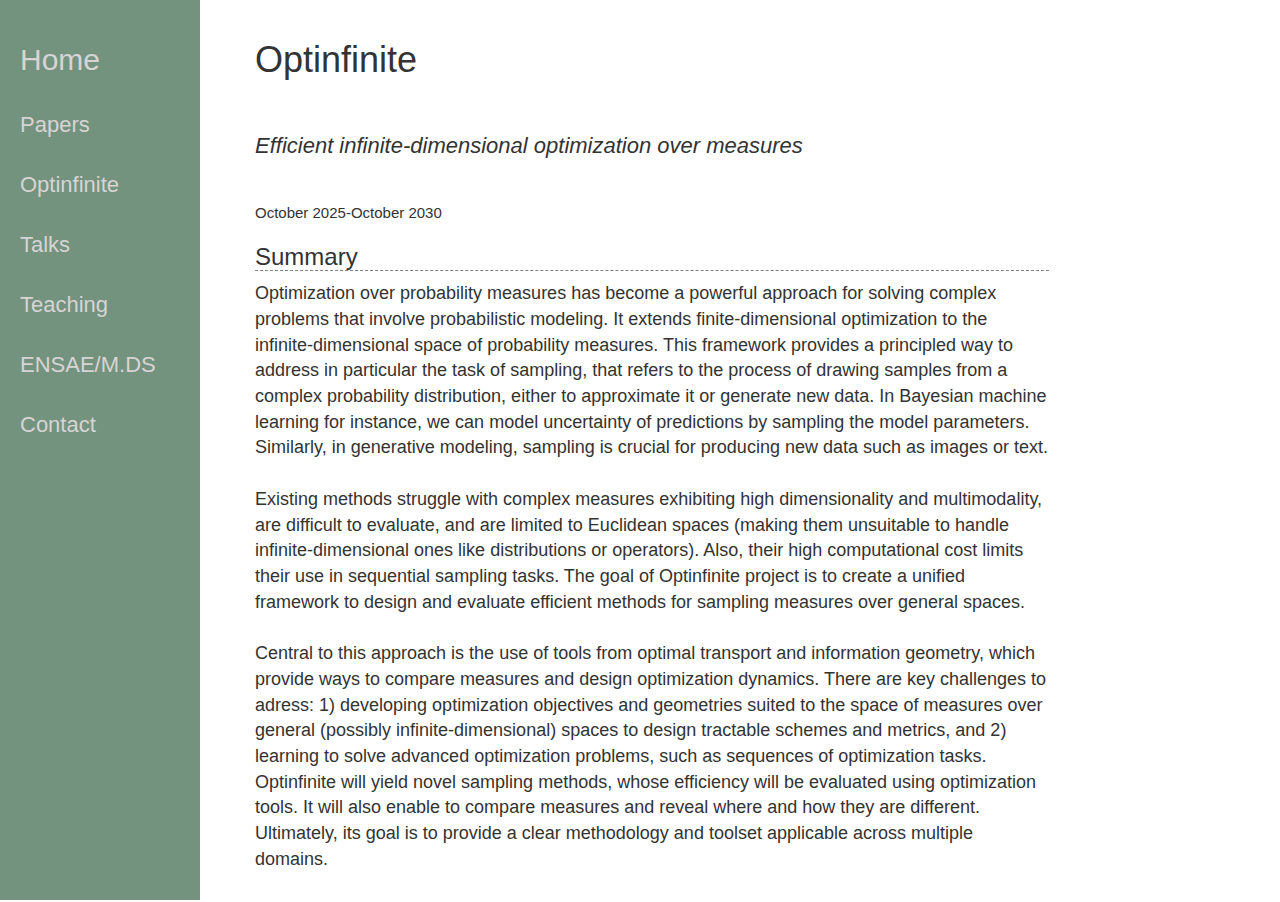
<file: Optinfinite.html>
<!DOCTYPE html>
<html lang="en">

<head>

    <meta charset="utf-8">
    <meta http-equiv="X-UA-Compatible" content="IE=edge">
    <!--<meta name="viewport" content="width=device-width, shrink-to-fit=no, initial-scale=1">-->
    <meta name="viewport" content="user-scalable = yes">

    <meta name="description" content="">
    <meta name="author" content="">

    <title>Anna Korba</title>

    <!-- Bootstrap Core CSS -->
    <link href="css/bootstrap.min.css" rel="stylesheet">

    <!-- Custom CSS -->
    <link href="css/simple-sidebar.css" rel="stylesheet">

    <!-- HTML5 Shim and Respond.js IE8 support of HTML5 elements and media queries -->
    <!-- WARNING: Respond.js doesn't work if you view the page via file:// -->
    <!--[if lt IE 9]>
        <script src="https://oss.maxcdn.com/libs/html5shiv/3.7.0/html5shiv.js"></script>
        <script src="https://oss.maxcdn.com/libs/respond.js/1.4.2/respond.min.js"></script>
    <![endif]-->

</head>

<body>

    <div id="wrapper", class="toggled">

        <!-- Sidebar -->
        <div id="sidebar-wrapper">
            <ul class="sidebar-nav">
                <li class="sidebar-brand">
                    <a href="#">
                        <a href="index.html">Home</a>
                    </a>
                </li>
                <li>
                    <a href="#"> <a href="Publications.html">Papers</a> </a>
                </li>
                <li>
                    <a href="#"><a href="Optinfinite.html">Optinfinite</a></a>
                </li>
                <li>
                    <a href="#"> <a href="Talks.html">Talks</a></a>
                </li>
                <li>
                    <a href="#"><a href="Teaching.html">Teaching</a></a>
                </li>
                                <li>
                    <a href="#"><a href="MasterDS.html">ENSAE/M.DS</a></a>
                </li>
                <li>
                    <a href="#"><a href="Contact.html">Contact</a></a>
                </li>
            </ul>
        </div>
        <!-- /#sidebar-wrapper -->

        <!-- Page Content -->
        <div id="page-content-wrapper">
            <div class="container-fluid">
                <div class="row">
                    <div class="col-lg-12">
                        <h1 style="margin-bottom: 50px;">Optinfinite</h1>
                       <!-- <h3 style="border-bottom: 1px dashed grey;">Preprints</h3>-->
                       <p style="font-size: 22px;"><i> Efficient infinite-dimensional optimization over measures</i>
                        <br><br>
                       <p style="font-size: 15px;"> October 2025-October 2030
                        <h3 style="border-bottom: 1px dashed grey;">Summary </h3>
                      <p style="font-size: 18px;">Optimization over probability measures has become a powerful approach for solving complex problems
that involve probabilistic modeling. It extends finite-dimensional optimization to the infinite-dimensional
space of probability measures. This framework provides a principled way to address in particular the
task of sampling, that refers to the process of drawing samples from a complex probability distribution,
either to approximate it or generate new data. In Bayesian machine learning for instance, we can model
uncertainty of predictions by sampling the model parameters. Similarly, in generative modeling, sampling
is crucial for producing new data such as images or text.

<br><br>
Existing methods struggle with complex measures exhibiting high dimensionality and multimodality, are
difficult to evaluate, and are limited to Euclidean spaces (making them unsuitable to handle infinite-dimensional ones like distributions or operators). Also, their high computational cost limits their use
in sequential sampling tasks. The goal of Optinfinite project is to create a unified framework to design and evaluate efficient
methods for sampling measures over general spaces.<br><br>

Central to this approach is the use of tools from optimal transport and information geometry, which provide ways to compare measures and design optimization dynamics. 
There are key challenges to adress: 1) developing optimization objectives and geometries
suited to the space of measures over general (possibly infinite-dimensional) spaces to design tractable
schemes and metrics, and 2) learning to solve advanced optimization problems, such as sequences of optimization tasks. 
Optinfinite will yield novel sampling methods, whose efficiency will be evaluated
using optimization tools. It will also enable to compare measures and reveal where and how they are
different. Ultimately, its goal is to provide a clear methodology and toolset applicable across multiple
domains.
</p>



        <!-- /#page-content-wrapper -->

    </div>
    <!-- /#wrapper -->

    <!-- jQuery -->
    <script src="js/jquery.js"></script>

    <!-- Bootstrap Core JavaScript -->
    <script src="js/bootstrap.min.js"></script>

    <!-- Menu Toggle Script -->
    <script>
    $("#menu-toggle").click(function(e) {
        e.preventDefault();
        $("#wrapper").toggleClass("toggled");
    });
    </script>

</body>

</html>
</file>
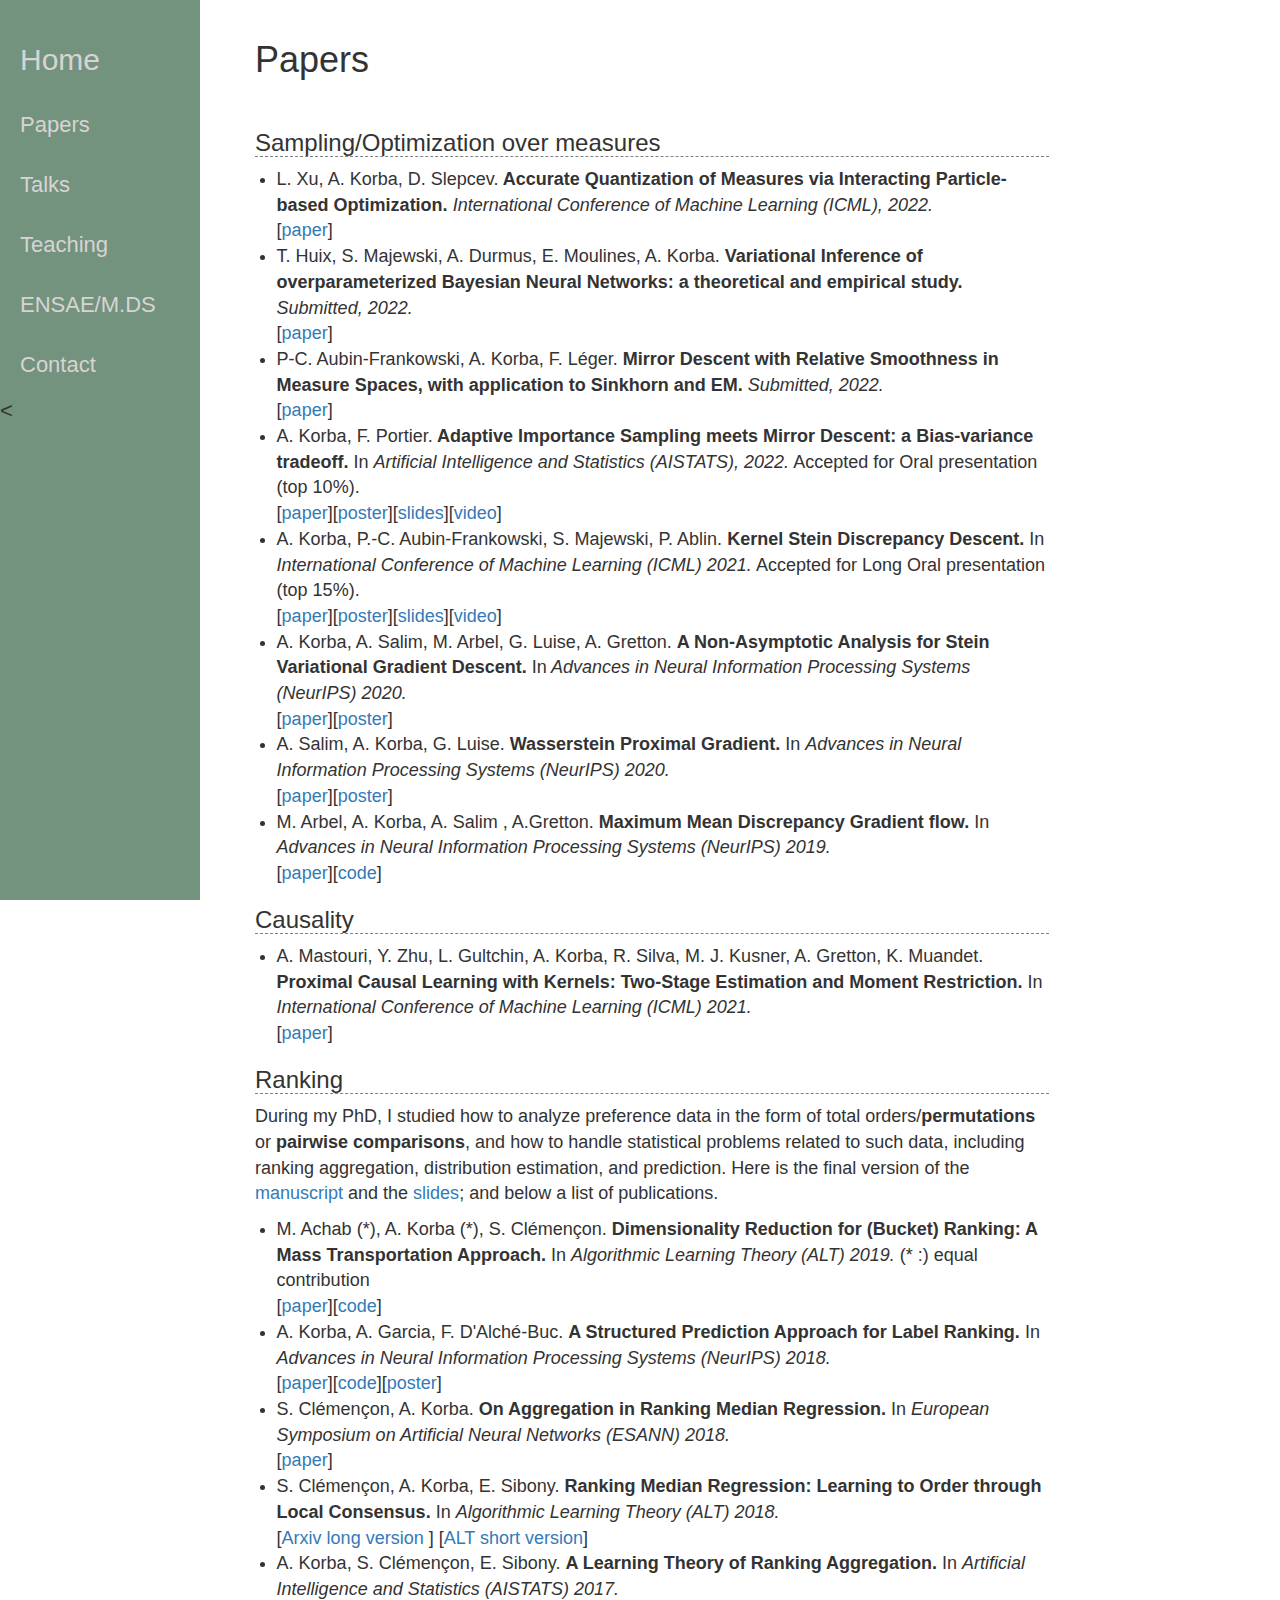
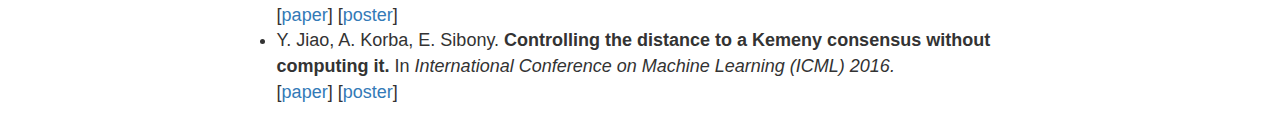
<file: Publications.html>
<!DOCTYPE html>
<html lang="en">

<head>

    <meta charset="utf-8">
    <meta http-equiv="X-UA-Compatible" content="IE=edge">
    <!--<meta name="viewport" content="width=device-width, shrink-to-fit=no, initial-scale=1">-->
    <meta name="viewport" content="user-scalable = yes">

    <meta name="description" content="">
    <meta name="author" content="">

    <title>Anna Korba</title>

    <!-- Bootstrap Core CSS -->
    <link href="css/bootstrap.min.css" rel="stylesheet">

    <!-- Custom CSS -->
    <link href="css/simple-sidebar.css" rel="stylesheet">

    <!-- HTML5 Shim and Respond.js IE8 support of HTML5 elements and media queries -->
    <!-- WARNING: Respond.js doesn't work if you view the page via file:// -->
    <!--[if lt IE 9]>
        <script src="https://oss.maxcdn.com/libs/html5shiv/3.7.0/html5shiv.js"></script>
        <script src="https://oss.maxcdn.com/libs/respond.js/1.4.2/respond.min.js"></script>
    <![endif]-->

</head>

<body>

    <div id="wrapper", class="toggled">

        <!-- Sidebar -->
        <div id="sidebar-wrapper">
            <ul class="sidebar-nav">
                <li class="sidebar-brand">
                    <a href="#">
                        <a href="index.html">Home</a>
                    </a>
                </li>
                <li>
                    <a href="#"> <a href="Publications.html">Papers</a> </a>
                </li>
                <li>
                    <a href="#"> <a href="Talks.html">Talks</a></a>
                </li>
                <li>
                    <a href="#"><a href="Teaching.html">Teaching</a></a>
                </li>
                                <li>
                    <a href="#"><a href="MasterDS.html">ENSAE/M.DS</a></a>
                </li>
                <li>
                    <a href="#"><a href="Contact.html">Contact</a></a>
                </li>
                <<!--<li>
                    <a href="#">Services</a>
                </li>
                <li>
                    <a href="#">Contact</a>
                </li>-->
            </ul>
        </div>
        <!-- /#sidebar-wrapper -->

        <!-- Page Content -->
        <div id="page-content-wrapper">
            <div class="container-fluid">
                <div class="row">
                    <div class="col-lg-12">
                        <h1 style="margin-bottom: 50px;">Papers</h1>
                       <!-- <h3 style="border-bottom: 1px dashed grey;">Preprints</h3>-->

    

  


                        <h3 style="border-bottom: 1px dashed grey;">Sampling/Optimization over measures</h3>      

                         <ul style="padding-left:0;margin-left: 1.2em;font-size: 18px;">
                            <li> 
                                 L. Xu, A. Korba, D. Slepcev.<b> Accurate Quantization of Measures via Interacting Particle-based Optimization.</b> <i>International Conference of Machine Learning (ICML), 2022.</i> 
                                 <br>
                                [<a href="https://proceedings.mlr.press/v162/xu22d.html">paper</a>] 
                           <li> 
                                 T. Huix, S. Majewski, A. Durmus, E. Moulines, A. Korba.<b> Variational Inference of overparameterized Bayesian Neural Networks: a theoretical and empirical study.</b> <i>Submitted, 2022.</i> 
                                 <br>
                                [<a href="https://arxiv.org/abs/2207.03859">paper</a>] 
                            <li> 
                                 P-C. Aubin-Frankowski, A. Korba, F. Léger.<b> Mirror Descent with Relative Smoothness in Measure Spaces, with application to Sinkhorn and EM.</b> <i>Submitted, 2022.</i> 
                                 <br>
                                [<a href="https://arxiv.org/abs/2206.08873">paper</a>] 
                            <li> 
                                 A. Korba, F. Portier.<b> Adaptive Importance Sampling meets Mirror Descent: a Bias-variance tradeoff.</b> In <i>Artificial Intelligence and Statistics (AISTATS), 2022.</i> Accepted for Oral presentation (top 10%).
                                 <br>
                                [<a href="https://arxiv.org/abs/2110.15590">paper</a>][<a href="resources/aistats2022poster.pdf">poster</a>][<a href="resources/Aistats_March2022.pdf">slides</a>][<a href="https://virtual.aistats.org/virtual/2022/oral/3647">video</a>]
                         	<li> 
                                 A. Korba, P.-C. Aubin-Frankowski, S. Majewski, P. Ablin.<b> Kernel Stein Discrepancy Descent.</b> In<i> International Conference of Machine Learning (ICML) 2021.</i>  Accepted for Long Oral presentation (top 15%). <br>
                                [<a href="https://arxiv.org/abs/2105.09994">paper</a>][<a href="resources/poster_KSD_Descent.pdf">poster</a>][<a href="resources/ICMLtalk_July2021.pdf">slides</a>][<a href="https://icml.cc/virtual/2021/oral/9274">video</a>]
                                  </li>
                            <li> 
                                 A. Korba, A. Salim, M. Arbel, G. Luise, A. Gretton. <b>A Non-Asymptotic Analysis for Stein Variational Gradient Descent.</b>   In<i> Advances in Neural Information Processing Systems (NeurIPS) 2020.</i> <br>
                                [<a href="https://arxiv.org/abs/2006.09797">paper</a>][<a href="resources/poster_SVGD.pdf">poster</a>]
                                 </li>
                            <li> 
                                 A. Salim, A. Korba, G. Luise. <b>Wasserstein Proximal Gradient.</b> In <i>Advances in Neural Information Processing Systems (NeurIPS) 2020.</i> <br>
                                [<a href="https://arxiv.org/abs/2002.03035">paper</a>][<a href="resources/poster_Wass_prox.pdf">poster</a>]
                                 </li>
                            <li> 
                                 M. Arbel, A. Korba, A. Salim , A.Gretton. <b>Maximum Mean Discrepancy Gradient flow.</b> In<i> Advances in Neural Information Processing Systems (NeurIPS) 2019.</i> <br>
                                [<a href="https://arxiv.org/abs/1906.04370">paper</a>][<a href="https://github.com/MichaelArbel/MMD-gradient-flow">code</a>]
                                 </li>
                        </ul>
                        <h3 style="border-bottom: 1px dashed grey;">Causality</h3>
                        <ul style="padding-left:0;margin-left: 1.2em;font-size: 18px;">
                                 <li> 
                                 A. Mastouri, Y. Zhu, L. Gultchin, A. Korba, R. Silva, M. J. Kusner, A. Gretton, K. Muandet. <b>Proximal Causal Learning with Kernels: Two-Stage Estimation and Moment Restriction.</b>   In<i> International Conference of Machine Learning (ICML) 2021.</i> <br>
                                [<a href="https://arxiv.org/abs/2105.04544">paper</a>]
                                  </li>
                         </ul>

                        <h3 style="border-bottom: 1px dashed grey;">Ranking</h3>
                         <p style="font-size: 18px;">During my PhD, I studied how to analyze preference data in the form of total orders/<b>permutations</b> or <b>pairwise comparisons</b>, and  how to handle statistical problems related to such data, including ranking aggregation, distribution estimation, and prediction.
                        Here is the final version of the <a href="resources/manuscript.pdf">manuscript</a> and the <a href="resources/phdslides2018.pdf">slides</a>; and below a list of publications.</p>
                        <ul style="padding-left:0;margin-left: 1.2em;font-size: 18px;">
                            <li> M. Achab (*), A. Korba (*), S. Clémençon.<b> Dimensionality Reduction for (Bucket) Ranking: A Mass Transportation Approach.</b> In <i>Algorithmic Learning Theory (ALT) 2019.</i>  (* :) equal contribution
                                <br>  
                                [<a href="https://arxiv.org/pdf/1810.06291.pdf">paper</a>][<a href="https://github.com/akorba/Dimensionality_Reduction_Ranking">code</a>]
                                
                                  </li></li>
                            <li> A. Korba, A. Garcia, F. D'Alché-Buc. <b>A Structured Prediction Approach for Label Ranking. </b>In<br>
                                <i>Advances in Neural Information Processing Systems (NeurIPS) 2018.</i><br>
                                  [<a href="https://papers.nips.cc/paper/8114-a-structured-prediction-approach-for-label-ranking">paper</a>][<a href="https://github.com/akorba/Structured_Approach_Label_Ranking">code</a>][<a href="resources/poster_structured_label_ranking.pdf">poster</a>]
                                  </li></li>
                                  
                            <li> S. Clémençon, A. Korba.<b> On Aggregation in Ranking Median Regression. </b>In <i>European Symposium on Artificial Neural Networks (ESANN) 2018.</i> <br>
                                 [<a href="https://www.elen.ucl.ac.be/Proceedings/esann/esannpdf/es2018-124.pdf">paper</a>]
                                  </li></li>
                                  
                              <li> S. Clémençon, A. Korba, E. Sibony. <b>Ranking Median Regression: Learning to Order through Local Consensus. </b>
                                 In <i>Algorithmic Learning Theory (ALT) 2018.</i><br>
                                [<a href="https://arxiv.org/pdf/1711.00070.pdf">Arxiv long version </a>] [<a href= http://www.cs.cornell.edu/conferences/alt2018/A/Clemencon18Paper.pdf >ALT short version</a>] <!--[<a href="resources/RMR_WS_submission.pdf" >NIPS 2017 workshop version</a>]  -->
                            </li></li>
                            <li> A. Korba, S. Clémençon, E. Sibony. <b>A Learning Theory of Ranking Aggregation.</b> In <i>Artificial Intelligence and Statistics (AISTATS) 2017.</i><br>
                                [<a href="http://proceedings.mlr.press/v54/korba17a.html">paper</a>]  [<a href="resources/aistats2017poster.pdf">poster</a>] </li></li>
                            <li> Y. Jiao, A. Korba, E. Sibony. <b>Controlling the distance to a Kemeny consensus without computing it.</b>  In
                                <i> International Conference on Machine Learning (ICML) 2016.</i><br>
                            [<a href="http://proceedings.mlr.press/v48/korba16.pdf">paper</a>]  [<a href="resources/icml2016poster.pdf">poster</a>] </li>
                        </ul>

        <!-- /#page-content-wrapper -->

    </div>
    <!-- /#wrapper -->

    <!-- jQuery -->
    <script src="js/jquery.js"></script>

    <!-- Bootstrap Core JavaScript -->
    <script src="js/bootstrap.min.js"></script>

    <!-- Menu Toggle Script -->
    <script>
    $("#menu-toggle").click(function(e) {
        e.preventDefault();
        $("#wrapper").toggleClass("toggled");
    });
    </script>

</body>

</html>
</file>
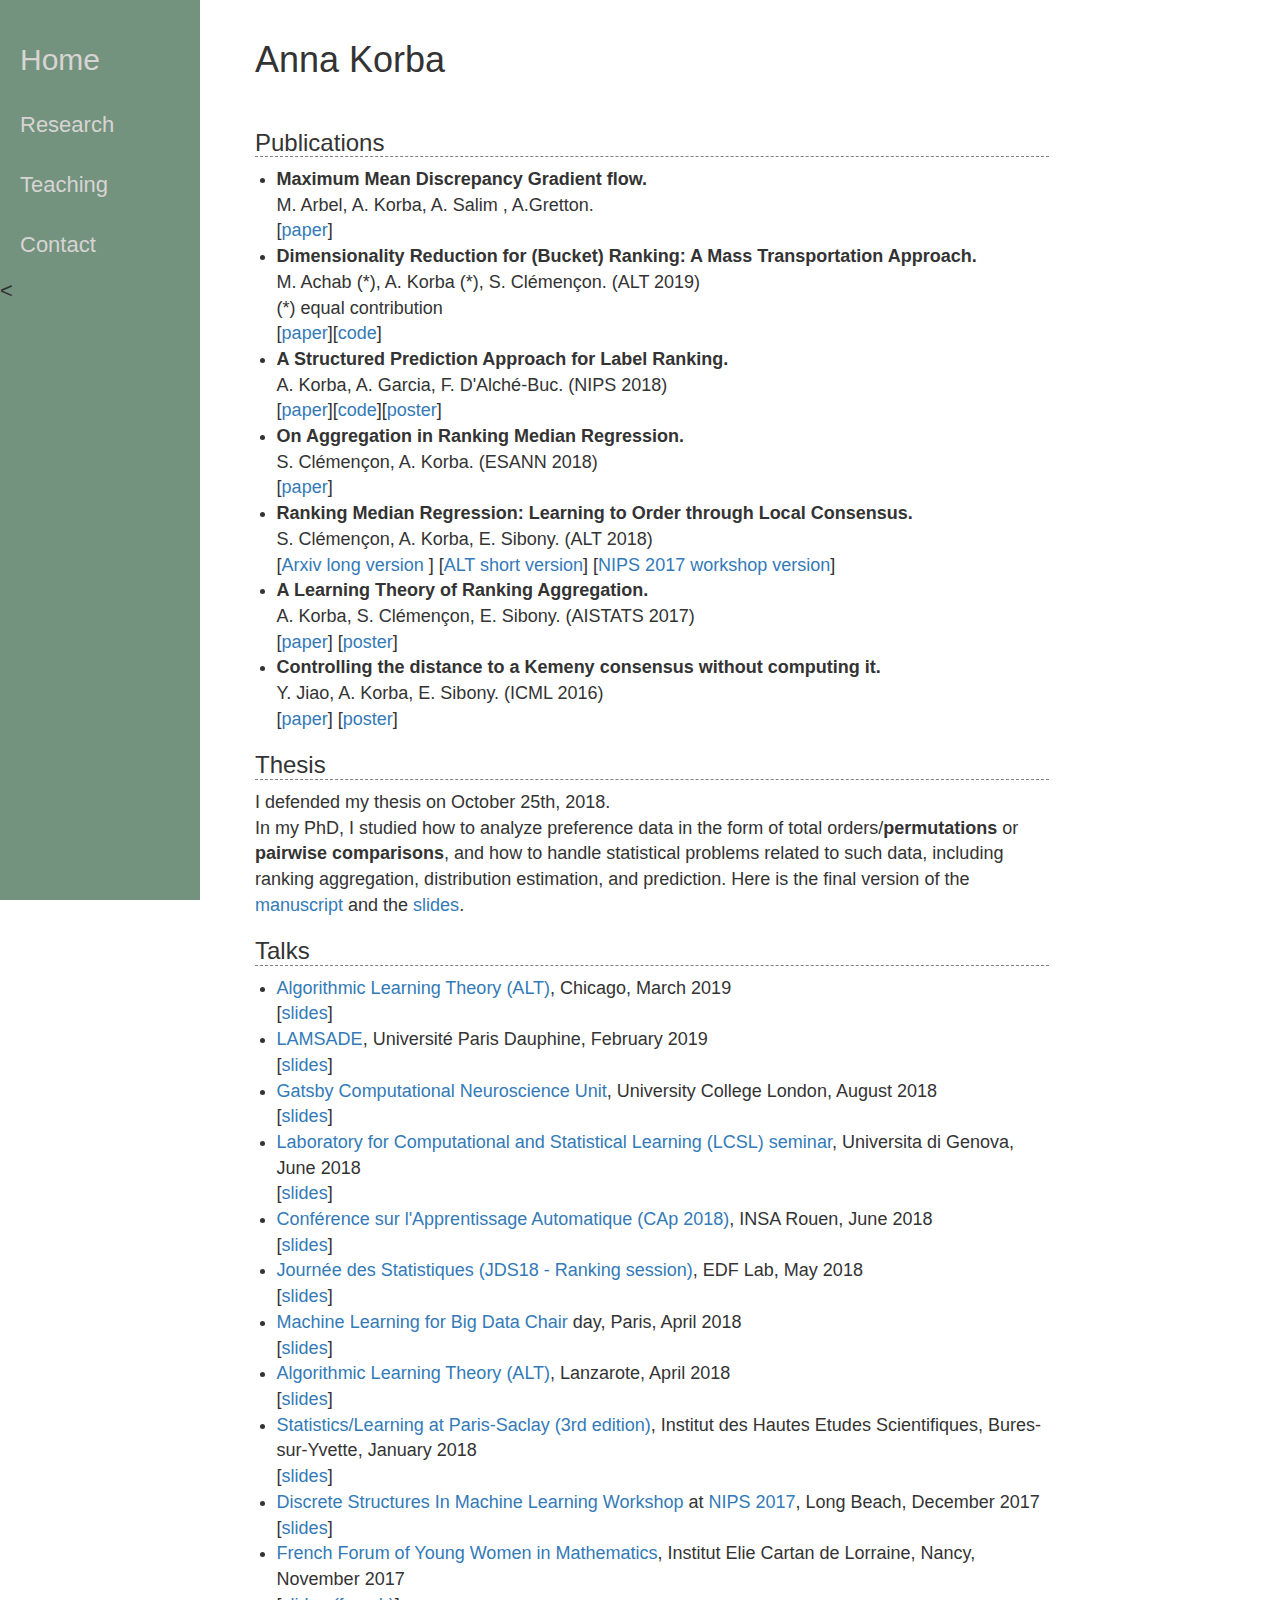
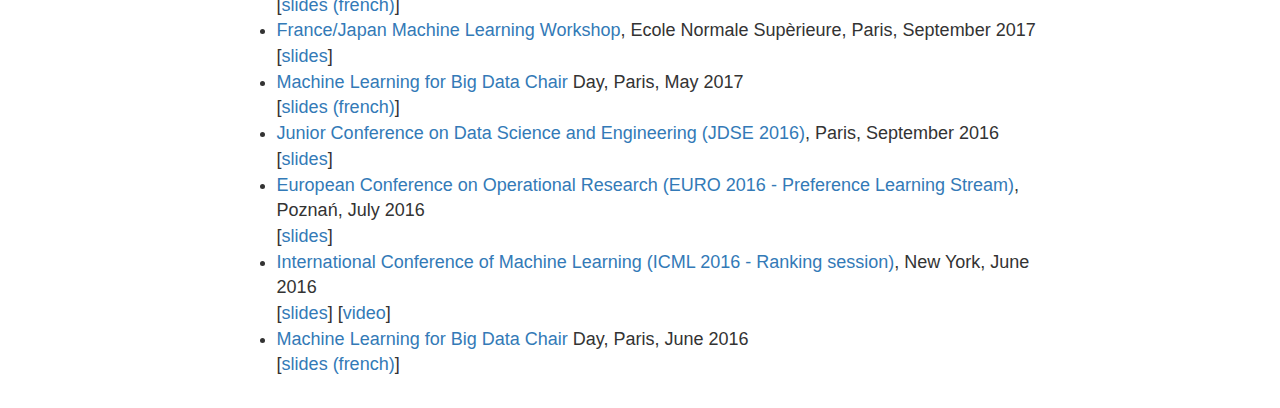
<file: Research.html>
<!DOCTYPE html>
<html lang="en">

<head>

    <meta charset="utf-8">
    <meta http-equiv="X-UA-Compatible" content="IE=edge">
    <!--<meta name="viewport" content="width=device-width, shrink-to-fit=no, initial-scale=1">-->
    <meta name="viewport" content="user-scalable = yes">

    <meta name="description" content="">
    <meta name="author" content="">

    <title>Anna Korba</title>

    <!-- Bootstrap Core CSS -->
    <link href="css/bootstrap.min.css" rel="stylesheet">

    <!-- Custom CSS -->
    <link href="css/simple-sidebar.css" rel="stylesheet">

    <!-- HTML5 Shim and Respond.js IE8 support of HTML5 elements and media queries -->
    <!-- WARNING: Respond.js doesn't work if you view the page via file:// -->
    <!--[if lt IE 9]>
        <script src="https://oss.maxcdn.com/libs/html5shiv/3.7.0/html5shiv.js"></script>
        <script src="https://oss.maxcdn.com/libs/respond.js/1.4.2/respond.min.js"></script>
    <![endif]-->

</head>

<body>

    <div id="wrapper", class="toggled">

        <!-- Sidebar -->
        <div id="sidebar-wrapper">
            <ul class="sidebar-nav">
                <li class="sidebar-brand">
                    <a href="#">
                        <a href="index.html">Home</a>
                    </a>
                </li>
                <li>
                    <a href="#"> <a href="Research.html">Research</a> </a>
                </li>
                <li>
                    <a href="#"><a href="Teaching.html">Teaching</a></a>
                </li>
                <li>
                    <a href="#"><a href="Contact.html">Contact</a></a>
                </li>
                <<!--<li>
                    <a href="#">Services</a>
                </li>
                <li>
                    <a href="#">Contact</a>
                </li>-->
            </ul>
        </div>
        <!-- /#sidebar-wrapper -->

        <!-- Page Content -->
        <div id="page-content-wrapper">
            <div class="container-fluid">
                <div class="row">
                    <div class="col-lg-12">
                        <h1 style="margin-bottom: 50px;">Anna Korba</h1>
                        <h3 style="border-bottom: 1px dashed grey;">Publications</h3>
                         <ul style="padding-left:0;margin-left: 1.2em;font-size: 18px;">

                            <li> <b>Maximum Mean Discrepancy Gradient flow.</b><br>
                                <!--<a href="https://michaelarbel.github.io/">M. Arbel</a>, A. Korba, <a href="https://adil-salim.github.io/">A. Salim </a>, <a href="http://www.gatsby.ucl.ac.uk/~gretton/"> A.Gretton</a>.-->
                                 M. Arbel, A. Korba, A. Salim , A.Gretton. <br>
                                [<a href="https://arxiv.org/abs/1906.04370">paper</a>]
                                  </li></li>
                            <li> <b>Dimensionality Reduction for (Bucket) Ranking: A Mass Transportation Approach.</b><br>
                                M. Achab (*), A. Korba (*), S. Clémençon. (ALT 2019) 
                                <br> (*) equal contribution <br>
                                [<a href="https://arxiv.org/pdf/1810.06291.pdf">paper</a>][<a href="https://github.com/akorba/Dimensionality_Reduction_Ranking">code</a>]
                                  </li></li>
                            <li> <b>A Structured Prediction Approach for Label Ranking.</b><br>
                                A. Korba, A. Garcia, F. D'Alché-Buc. (NIPS 2018) <br>
                                  [<a href="https://papers.nips.cc/paper/8114-a-structured-prediction-approach-for-label-ranking">paper</a>][<a href="https://github.com/akorba/Structured_Approach_Label_Ranking">code</a>][<a href="resources/poster_structured_label_ranking.pdf">poster</a>]
                                  </li></li>
                            <li> <b>On Aggregation in Ranking Median Regression.</b><br>
                                 S. Clémençon, A. Korba. (ESANN 2018) <br>
                                 [<a href="https://www.elen.ucl.ac.be/Proceedings/esann/esannpdf/es2018-124.pdf">paper</a>]
                                  </li></li>
                              <li> <b>Ranking Median Regression: Learning to Order through Local Consensus.</b><br>
                                 S. Clémençon, A. Korba, E. Sibony. (ALT 2018)<br>
                                [<a href="https://arxiv.org/pdf/1711.00070.pdf">Arxiv long version </a>] [<a href= http://www.cs.cornell.edu/conferences/alt2018/A/Clemencon18Paper.pdf >ALT short version</a>] [<a href="resources/RMR_WS_submission.pdf" >NIPS 2017 workshop version</a>]  </li></li>
                            <li> <b>A Learning Theory of Ranking Aggregation.</b><br>
                                A. Korba, S. Clémençon, E. Sibony. (AISTATS 2017)<br>
                                [<a href="http://proceedings.mlr.press/v54/korba17a.html">paper</a>]  [<a href="resources/aistats2017poster.pdf">poster</a>] </li></li>
                            <li> <b>Controlling the distance to a Kemeny consensus without computing it.</b><br>
                                Y. Jiao, A. Korba, E. Sibony. (ICML 2016)<br>
                            [<a href="http://proceedings.mlr.press/v48/korba16.pdf">paper</a>]  [<a href="resources/icml2016poster.pdf">poster</a>] </li>
                        </ul>


                        <h3 style="border-bottom: 1px dashed grey;">Thesis</h3>
                        <p style="font-size: 18px;"> I defended my thesis on October 25th, 2018. <br> In my PhD, I studied how to analyze preference data in the form of total orders/<b>permutations</b> or <b>pairwise comparisons</b>, and  how to handle statistical problems related to such data, including ranking aggregation, distribution estimation, and prediction.
                        Here is the final version of the <a href="resources/manuscript.pdf">manuscript</a> and the <a href="resources/phdslides2018.pdf">slides</a>.</p>


                        <h3 style="border-bottom: 1px dashed grey;">Talks</h3>
                        <ul style="padding-left:0;margin-left: 1.2em;font-size: 18px;">  
                            <li><a href="http://alt2019.algorithmiclearningtheory.org/"> Algorithmic Learning Theory (ALT)</a>, Chicago, March 2019 <br>
                            [<a href="resources/dauphine2019slides.pdf">slides</a>] </li>
                            <li><a href="https://www.lamsade.dauphine.fr/"> LAMSADE</a>, Université Paris Dauphine, February 2019 <br>
                            [<a href="resources/dauphine2019slides.pdf">slides</a>] </li>
                            <li><a href="http://www.gatsby.ucl.ac.uk/"> Gatsby Computational Neuroscience Unit</a>, University College London, August 2018 <br>
                            [<a href="resources/gatsby2018slides.pdf">slides</a>] </li>
                            <li><a href="http://lcsl.mit.edu/#/home">  Laboratory for Computational and Statistical Learning (LCSL) seminar</a>, Universita di Genova, June 2018 <br>
                            [<a href="resources/genova2018slides.pdf">slides</a>] </li>   
                            <li><a href="http://cap2018.litislab.fr/"> Conférence sur l'Apprentissage Automatique (CAp 2018)</a>, INSA Rouen, June 2018 <br>
                            [<a href="resources/cap2018slides.pdf">slides</a>] </li> <li><a href="http://jds2018.sfds.asso.fr/programmes.html"> Journée des Statistiques (JDS18 - Ranking session)</a>, EDF Lab, May 2018 <br>
                             [<a href="resources/sfds2018slides.pdf">slides</a>] </li>
                        <li><a href="http://machinelearningforbigdata.telecom-paristech.fr/fr/"> Machine Learning for Big Data Chair</a> day, Paris, April 2018 <br>
                             [<a href="resources/chaire2018slides.pdf">slides</a>] </li>

                            <li><a href="http://www.cs.cornell.edu/conferences/alt2018/"> Algorithmic Learning Theory (ALT)</a>, Lanzarote, April 2018 <br>
                             [<a href="resources/alt2018slides.pdf">slides</a>] </li>

                            <li><a href="https://indico.math.cnrs.fr/event/3002/"> Statistics/Learning at Paris-Saclay (3rd edition)</a>, Institut des Hautes Etudes Scientifiques, Bures-sur-Yvette, January 2018 <br>
                             [<a href="resources/ihes2018slides.pdf">slides</a>] </li>

                            <li><a href="http://discml.cc/"> Discrete Structures In Machine Learning Workshop</a>  at <a href="https://nips.cc/Conferences/2017">NIPS 2017</a>, Long Beach, December 2017<br>
                             [<a href="resources/nips2017slides.pdf">slides</a>] </li>

                            <li><a href="http://forum2017.iecl.univ-lorraine.fr/"> French Forum of Young Women in Mathematics</a>, Institut Elie Cartan de Lorraine, Nancy, November 2017 <br>
                             [<a href="resources/Presentation_Nancy.pdf">slides (french)</a>] </li>

                            <li><a href="http://fjml.marcocuturi.net/">France/Japan Machine Learning Workshop</a>, Ecole Normale Supèrieure, Paris, September 2017 <br>
                            [<a href="resources/France_Japan_presentation.pdf">slides</a>] </li> 

                            <li><a href="http://machinelearningforbigdata.telecom-paristech.fr/fr/">Machine Learning for Big Data Chair</a>  Day, Paris, May 2017 <br>
                            [<a href="resources/journee_de_la_chaire_2017.pdf">slides (french)</a>] </li> 

                            <li><a href="https://bigmine.github.io/jDSParis16/">Junior Conference on Data Science and Engineering (JDSE 2016)</a>, Paris, September 2016 <br>
                            [<a href="resources/jdse2016slides.pdf">slides</a>] </li> 

                            <li><a href="https://euro2016.euro-online.org/">European Conference on Operational Research (EURO 2016 - Preference Learning Stream)</a>, Poznań, July 2016<br>
                             [<a href="resources/euro2016slides.pdf">slides</a>]</li> 

                            <li><a href="https://icml.cc/2016/index.html">International Conference of Machine Learning (ICML 2016 - Ranking session)</a>, New York, June 2016 <br>
                            [<a href="resources/icml2016slides.pdf">slides</a>] [<a href="http://techtalks.tv/talks/controlling-the-distance-to-a-kemeny-consensus-without-computing-it/62597/">video</a>]</li>

                            <li><a href="http://machinelearningforbigdata.telecom-paristech.fr/fr/">Machine Learning for Big Data Chair</a>  Day, Paris, June 2016  <br>
                            [<a href="resources/journee_de_la_chaire.pdf">slides (french)</a>]</li>
                        </ul>
                    </div>
                </div>
            </div>
        </div>
        <!-- /#page-content-wrapper -->

    </div>
    <!-- /#wrapper -->

    <!-- jQuery -->
    <script src="js/jquery.js"></script>

    <!-- Bootstrap Core JavaScript -->
    <script src="js/bootstrap.min.js"></script>

    <!-- Menu Toggle Script -->
    <script>
    $("#menu-toggle").click(function(e) {
        e.preventDefault();
        $("#wrapper").toggleClass("toggled");
    });
    </script>

</body>

</html>
</file>
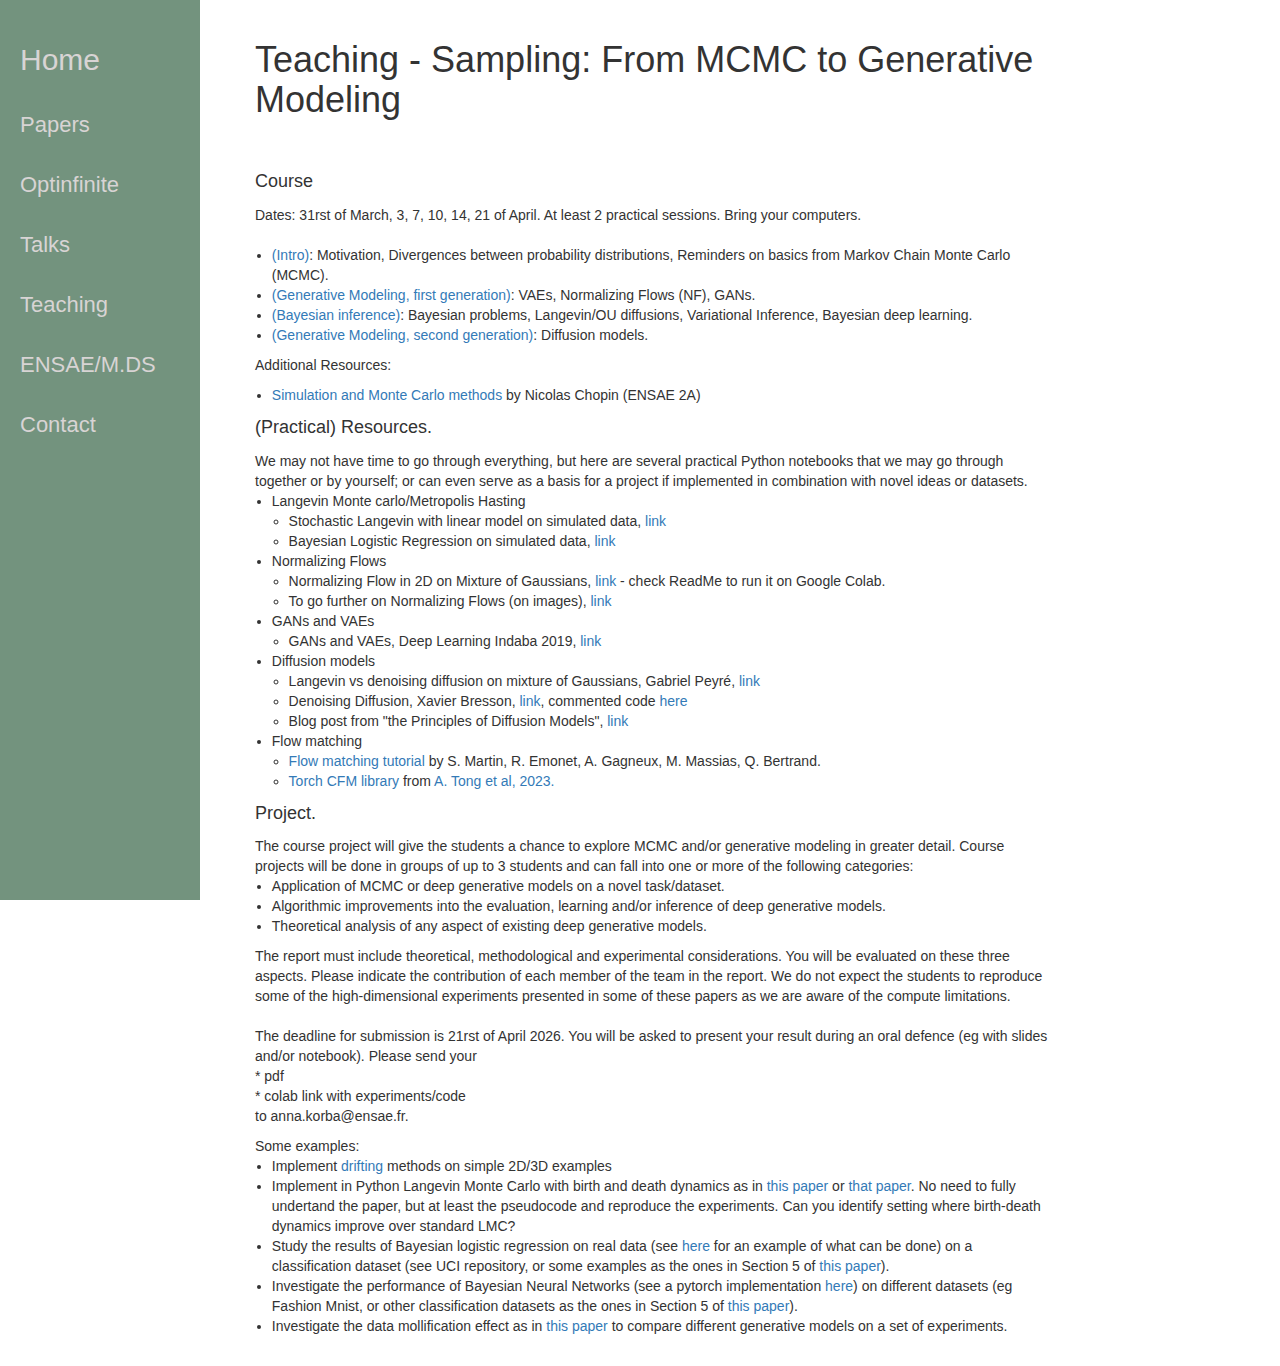
<file: Teaching.html>
<!DOCTYPE html>
<html lang="en">

<head>

    <meta charset="utf-8">
    <meta http-equiv="X-UA-Compatible" content="IE=edge">
    <!--<meta name="viewport" content="width=device-width, shrink-to-fit=no, initial-scale=1">-->
    <meta name="viewport" content="user-scalable = yes">
    <meta name="description" content="">
    <meta name="author" content="">

    <title>Anna Korba</title>

    <!-- Bootstrap Core CSS -->
    <link href="css/bootstrap.min.css" rel="stylesheet">

    <!-- Custom CSS -->
    <link href="css/simple-sidebar.css" rel="stylesheet">

    <!-- HTML5 Shim and Respond.js IE8 support of HTML5 elements and media queries -->
    <!-- WARNING: Respond.js doesn't work if you view the page via file:// -->
    <!--[if lt IE 9]>
        <script src="https://oss.maxcdn.com/libs/html5shiv/3.7.0/html5shiv.js"></script>
        <script src="https://oss.maxcdn.com/libs/respond.js/1.4.2/respond.min.js"></script>
    <![endif]-->

</head>

<body>

    <div id="wrapper", class="toggled">

        <!-- Sidebar -->
        <div id="sidebar-wrapper">
            <ul class="sidebar-nav">
                <li class="sidebar-brand">
                    <a href="#">
                        <a href="index.html">Home</a>
                    </a>
                </li>
                <li>
                    <a href="#"> <a href="Publications.html">Papers</a> </a>
                </li>
                                <li>
                    <a href="#"><a href="Optinfinite.html">Optinfinite</a></a>
                </li>
                <li>
                    <a href="#"> <a href="Talks.html">Talks</a> </a>
                </li>
                <li>
                    <a href="#"><a href="Teaching.html">Teaching</a></a>
                </li>
                                <li>
                    <a href="#"><a href="MasterDS.html">ENSAE/M.DS</a></a>
                </li>
                <li>
                    <a href="#"><a href="Contact.html">Contact</a></a>
                </li>
            </ul>
        </div>
        <!-- /#sidebar-wrapper -->

        <!-- Page Content -->
        <div id="page-content-wrapper">
            <div class="container-fluid">
                <div class="row">
                    <div class="col-lg-12">
                        <h1 style="margin-bottom: 50px;">Teaching - Sampling: From MCMC to Generative Modeling</h1>

                          <!--  <p style="font-size: 18px;">Please fill the following questionnaire:</a>
                        </p>
                         <ul style="padding-left:0;margin-left: 1.2em;font-size: 15px;">
                            <li> <a href="https://docs.google.com/forms/d/e/1FAIpQLSd0dRPNTX2q_8O3L2GDnlbUch6IFX3F5ImuB5tJxev-ucVWDA/viewform?usp=sf_link">Questionnaire</a> <br> 
                            </li>
                         </ul>-->

                        <p style="font-size: 18px;">Course</a>
                        </p>
                        Dates: 31rst of March, 3, 7, 10, 14, 21 of April. At least 2 practical sessions. Bring your computers.

                        <br><br>
                         <ul style="padding-left:0;margin-left: 1.2em;font-size: 14px;">
                            
                            <li> <a href="resources/teaching/Intro.pdf">(Intro)</a>: Motivation, Divergences between probability distributions, Reminders on basics from Markov Chain Monte Carlo (MCMC).<br>  
                         </li>
                     
                         <li> <a href="resources/teaching/Gen1.pdf">(Generative Modeling, first generation)</a>:  VAEs, Normalizing Flows (NF), GANs.<br>
                         </li>
                         <li> <a href="resources/teaching/Bayesian.pdf">(Bayesian inference)</a>: Bayesian problems, Langevin/OU diffusions, Variational Inference, Bayesian deep learning.<br>
                         	<!--<li> <a href="resources/PartII.pdf">Part II </a>: (Sampling as Optimization of the Kullback-Leibler divergence) gradient flows in finite and infinite dimensions, continuity equation, Langevin Monte Carlo (LMC) + stochastic Langevin dynamics based on <a href="https://www.di.ens.fr/appstat/spring-2022/lecture_notes/SGLD.pdf"> these notes</a>, Hamiltonian Monte Carlo (HMC).
                         </li>-->
                         </li>
                         <li> <a href="resources/teaching/Gen2.pdf">(Generative Modeling, second generation)</a>:  Diffusion models.<br>
                         </li>
                     </ul>

                        <p style="font-size: 14px;">Additional Resources:</a>
                        </p>

                         <ul style="padding-left:0;margin-left: 1.2em;font-size: 14px;">
                            
                            <li> <a href="https://nchopin.github.io/teaching.html">Simulation and Monte Carlo methods</a> by Nicolas Chopin (ENSAE 2A)<br>  
                         </li>

                         <!--<li> <a href="https://www.di.ens.fr/appstat/spring-2022/lecture_notes/SGLD.pdf">Sampling with Langevin and Stochastic Langevin </a> by Umut Simsekli</li>
                            <li> <a href="https://wiki.randaldouc.xyz/lib/exe/fetch.php?media=world:polymcmc.pdf">A crash course in Monte Carlo methods by Markov chains</a> by Randal Douc and Sholom Schechtman<br>  
                         </li>
                         <li> <a href="https://www.math.cuhk.edu.hk/course_builder/2021/math2020b/Chapter%202%20Change%20of%20Variables.pdf">Change of Variables formula</a><br>  
                         </li>
                         <li> <a href="https://elevanth.org/blog/2017/11/28/build-a-better-markov-chain/"> Some visualisations of HMC</a></li>-->
                     </ul>
                     <p style="font-size: 18px;">(Practical) Resources.</a>
                        </p> We may not have time to go through everything, but here are several practical Python notebooks that we may go through together or by yourself; or can even serve as a basis for a project if implemented in combination with novel ideas or datasets.
                         <ul style="padding-left:0;margin-left: 1.2em;font-size: 14px;">
                           <li> Langevin Monte carlo/Metropolis Hasting
                            <ul style="padding-left:0;margin-left: 1.2em;font-size: 14px;">

                            <li>Stochastic Langevin with linear model on simulated data, <a href="code/Umut_TP_solution.ipynb" download>link</a> 
                            <li>Bayesian Logistic Regression on simulated data, <a href="code/Langevin_Monte_Carlo_Logistic_Regression_Simulated_Data.ipynb" download>link</a> </li>
                            <!--<li>Metropolis Hasting, <a href="code/Metropolis_Hastings.ipynb" download>link</a> </li>-->
                            <!--<li>MALA vs HMC, <a href="code/mh_mala_hmc_correction.ipynb" download>link</a> </li>-->
                            <!--<li>Bayesian Logistic Regression on real data, <a href="https://bayesball.github.io/BOOK/bayesian-multiple-regression-and-logistic-models.html"> in R</a> or <a href="">Python</a>-->
                        </ul>
                            <li> Normalizing Flows
                            <ul style="padding-left:0;margin-left: 1.2em;font-size: 14px;">
                            <li>Normalizing Flow in 2D on Mixture of Gaussians, <a href="https://github.com/marylou-gabrie/tutorial-sampling-enhanced-w-generative-models/blob/main/sampling_gen_model_tutorial_solutions.ipynb">link</a> - check ReadMe to run it on Google Colab.</li>
                            <li>To go further on Normalizing Flows (on images), <a href="https://uvadlc-notebooks.readthedocs.io/en/latest/tutorial_notebooks/tutorial11/NF_image_modeling.html">link</a></li>

                        </ul>
                         <li> GANs and VAEs 
                            <ul style="padding-left:0;margin-left: 1.2em;font-size: 14px;">
                            <li>GANs and VAEs, Deep Learning Indaba 2019, <a href="https://colab.research.google.com/github/deep-learning-indaba/indaba-pracs-2019/blob/master/3b_generative_models.ipynb">link</a> </li>
                        </li></ul>
                            <li> Diffusion models
                            <ul style="padding-left:0;margin-left: 1.2em;font-size: 14px;">
                           <li> Langevin vs denoising diffusion on mixture of Gaussians, Gabriel Peyré, <a href="https://colab.research.google.com/github/gpeyre/numerical-tours/blob/master/python/ml_12_diffusion_models.ipynb#scrollTo=xu0NiSG2qeWM
                            ">link</a>
                            <li>Denoising Diffusion, Xavier Bresson, <a href="https://github.com/xbresson/CS5242_2025/tree/main/labs_lecture08
                            ">link</a>, commented code <a href="code/Bresson_dm_gmm_solution_commented_Anna.ipynb">here</a> </li>
                            <li> Blog post from "the Principles of Diffusion Models", <a href="https://the-principles-of-diffusion-models.github.io/#/blog">link</a></li>
                              </ul>

                             <li> Flow matching
                                <ul style="padding-left:0;margin-left: 1.2em;font-size: 14px;">
                            <li> <a href="https://dl.heeere.com/conditional-flow-matching/blog/conditional-flow-matching/#from-conditional-to-unconditional-velocity">Flow matching tutorial</a> by S. Martin, R. Emonet, A. Gagneux, M. Massias, Q. Bertrand.<br>  

                         </li>
                         <li> <a href="https://github.com/atong01/conditional-flow-matching?tab=readme-ov-file">Torch CFM library</a> from <a href="https://arxiv.org/abs/2302.00482">A. Tong et al, 2023.</a></li>
                     </ul></li>
                             </ul>

                     </ul>

                     <p style="font-size: 18px;">Project.</a>
                     </p>
                        The course project will give the students a chance to explore MCMC and/or generative modeling in greater detail. Course projects will be done in groups of up to 3 students and can fall into one or more of the following categories:
                        <ul style="padding-left:0;margin-left: 1.2em;font-size: 14px;">
<li>Application of MCMC or deep generative models on a novel task/dataset.</li>
<li>Algorithmic improvements into the evaluation, learning and/or inference of deep generative models.</li>
<li>Theoretical analysis of any aspect of existing deep generative models.</li>
 </ul>
The report must include theoretical, methodological and experimental considerations. You will be evaluated on these three aspects. Please indicate the contribution of each member of the team in the report. We do not expect the students to reproduce some of the high-dimensional experiments presented in some of these papers as we are aware of the compute limitations.<br><br>
The deadline for submission is 21rst of April 2026. You will be asked to present your result during an oral defence (eg with slides and/or notebook).
Please send your<br>
* pdf<br>
* colab link with experiments/code<br>
to anna.korba@ensae.fr.
                        </p>
                        Some examples:
                         <ul style="padding-left:0;margin-left: 1.2em;font-size: 14px;">
                            <li> Implement <a href="https://arxiv.org/abs/2602.04770">drifting</a> methods on simple 2D/3D examples</li>
                            <li> Implement in Python Langevin Monte Carlo with birth and death dynamics as in <a href="https://arxiv.org/pdf/1905.09863.pdf">this paper</a> or <a href="https://arxiv.org/pdf/2305.05529.pdf">that paper</a>. No need to fully undertand the paper, but at least the pseudocode and reproduce the experiments. Can you identify setting where birth-death dynamics improve over standard LMC?<br>  
                         </li>
                         <li> Study the results of Bayesian logistic regression on real data (see <a href="https://github.com/WillKoehrsen/Data-Analysis/blob/master/bayesian_log_reg/Bayesian-Logistic-Regression.ipynb">here</a> for an example of what can be done) on a classification dataset (see UCI repository, or some examples as the ones in Section 5 of  <a href="https://arxiv.org/pdf/1608.04471.pdf">this paper</a>).<br>  
                         </li>
                         <li> Investigate the performance of Bayesian Neural Networks (see a pytorch implementation <a href="https://github.com/JavierAntoran/Bayesian-Neural-Networks">here</a>) on different datasets (eg Fashion Mnist, or other classification datasets as the ones in Section 5 of  <a href="https://arxiv.org/pdf/1608.04471.pdf">this paper</a>).<br>  
                         </li>
                            <li> Investigate the data mollification effect as in <a href="https://arxiv.org/pdf/2305.18900.pdf">this paper</a> to compare different generative models on a set of experiments.<br>  
                         </li>

                     </ul>


                    </div>
                </div>
            </div>
        </div>
        <!-- /#page-content-wrapper -->

    </div>
    <!-- /#wrapper -->

    <!-- jQuery -->
    <script src="js/jquery.js"></script>

    <!-- Bootstrap Core JavaScript -->
    <script src="js/bootstrap.min.js"></script>

    <!-- Menu Toggle Script -->
    <script>
    $("#menu-toggle").click(function(e) {
        e.preventDefault();
        $("#wrapper").toggleClass("toggled");
    });
    </script>

</body>

</html>
</file>
<file: css/simple-sidebar.css>
/*!
 * Start Bootstrap - Simple Sidebar (http://startbootstrap.com/)
 * Copyright 2013-2016 Start Bootstrap
 * Licensed under MIT (https://github.com/BlackrockDigital/startbootstrap/blob/gh-pages/LICENSE)
 */

 body {
    overflow-x: hidden;
 }

/* Toggle Styles */

#wrapper {
    padding-left: 0;
    -webkit-transition: all 0.5s ease;
    -moz-transition: all 0.5s ease;
    -o-transition: all 0.5s ease;
    transition: all 0.5s ease;
}

#wrapper.toggled {
    padding-left: 200px;
}

#sidebar-wrapper {
    z-index: 1000;
    position: fixed;
    left: 200px;
    width: 0;
    height: 100%;
    margin-left: -200px;
    overflow-y: auto;
    background: #73937E; #2F4F4F couleur du fond  ##585563 pas mal
    -webkit-transition: all 0.5s ease;
    -moz-transition: all 0.5s ease;
    -o-transition: all 0.5s ease;
    transition: all 0.5s ease;
}

#wrapper.toggled #sidebar-wrapper {
    width: 200px;
}



#page-content-wrapper {
    margin-left: 20px;
    width: 80%;
    position: absolute;
    padding: 15px;
}

#wrapper.toggled #page-content-wrapper {
    position: absolute;
    margin-right: -200px;
}

/* Sidebar Styles */

.sidebar-nav {
    position: absolute;
    top: 0;
    height: 25px;
    width: 200px;
    font-size: 22px;
    margin: 0;
    padding: 0;
    list-style: none;
}

.sidebar-nav li {
    text-indent: 20px;
    line-height: 60px;
}


.sidebar-nav li a {
    display: block;
    text-decoration: none;
    color:  #d8d4d4; au lieu de #999999
}

.sidebar-nav li a:hover {
    text-decoration: none;
    color: #fff;
    background: rgba(255,255,255,0.2);
}

.sidebar-nav li a:active,
.sidebar-nav li a:focus {
    text-decoration: none;
}

.sidebar-nav > .sidebar-brand {
    margin-top: 30px;
    height: 65px;
    font-size: 30px;
    line-height: 60px;
}

.sidebar-nav > .sidebar-brand a {
    color: #d8d4d4; au lieu de  #999999
}

.sidebar-nav > .sidebar-brand a:hover {
    color: #fff;
    background: none;
}
/*
@media only screen and (max-width: 767px) {
.responsive #top #main .sidebar {display:block !important; clear: both; }
}*/

/*
@media(max-width:767px) {
    #wrapper {
        padding-left: 0;
    }

    #wrapper.toggled {
        padding-left: 100px;
    }

    #sidebar-wrapper {
        width: 0;
    }
    .sidebar-nav {
    width: 100px;
    font-size: 11px;
    }
    .sidebar-nav > .sidebar-brand {
    font-size: 20px;
    }

    #wrapper.toggled #sidebar-wrapper {
        width: 100px;
    }

    #page-content-wrapper {
        padding: 10px;
        position: relative;
    }

    #wrapper.toggled #page-content-wrapper {
        position: relative;
        margin-right: 0;
    }
}*/


@media(min-width:768px) {
    #wrapper {
        padding-left: 0;
    }

    #wrapper.toggled {
        padding-left: 200px;
    }

    #sidebar-wrapper {
        width: 0;
    }

    #wrapper.toggled #sidebar-wrapper {
        width: 200px;
    }

    #page-content-wrapper {
        padding: 20px;
        position: relative;
    }

    #wrapper.toggled #page-content-wrapper {
        position: relative;
        margin-right: 0;
    }
}
</file>
